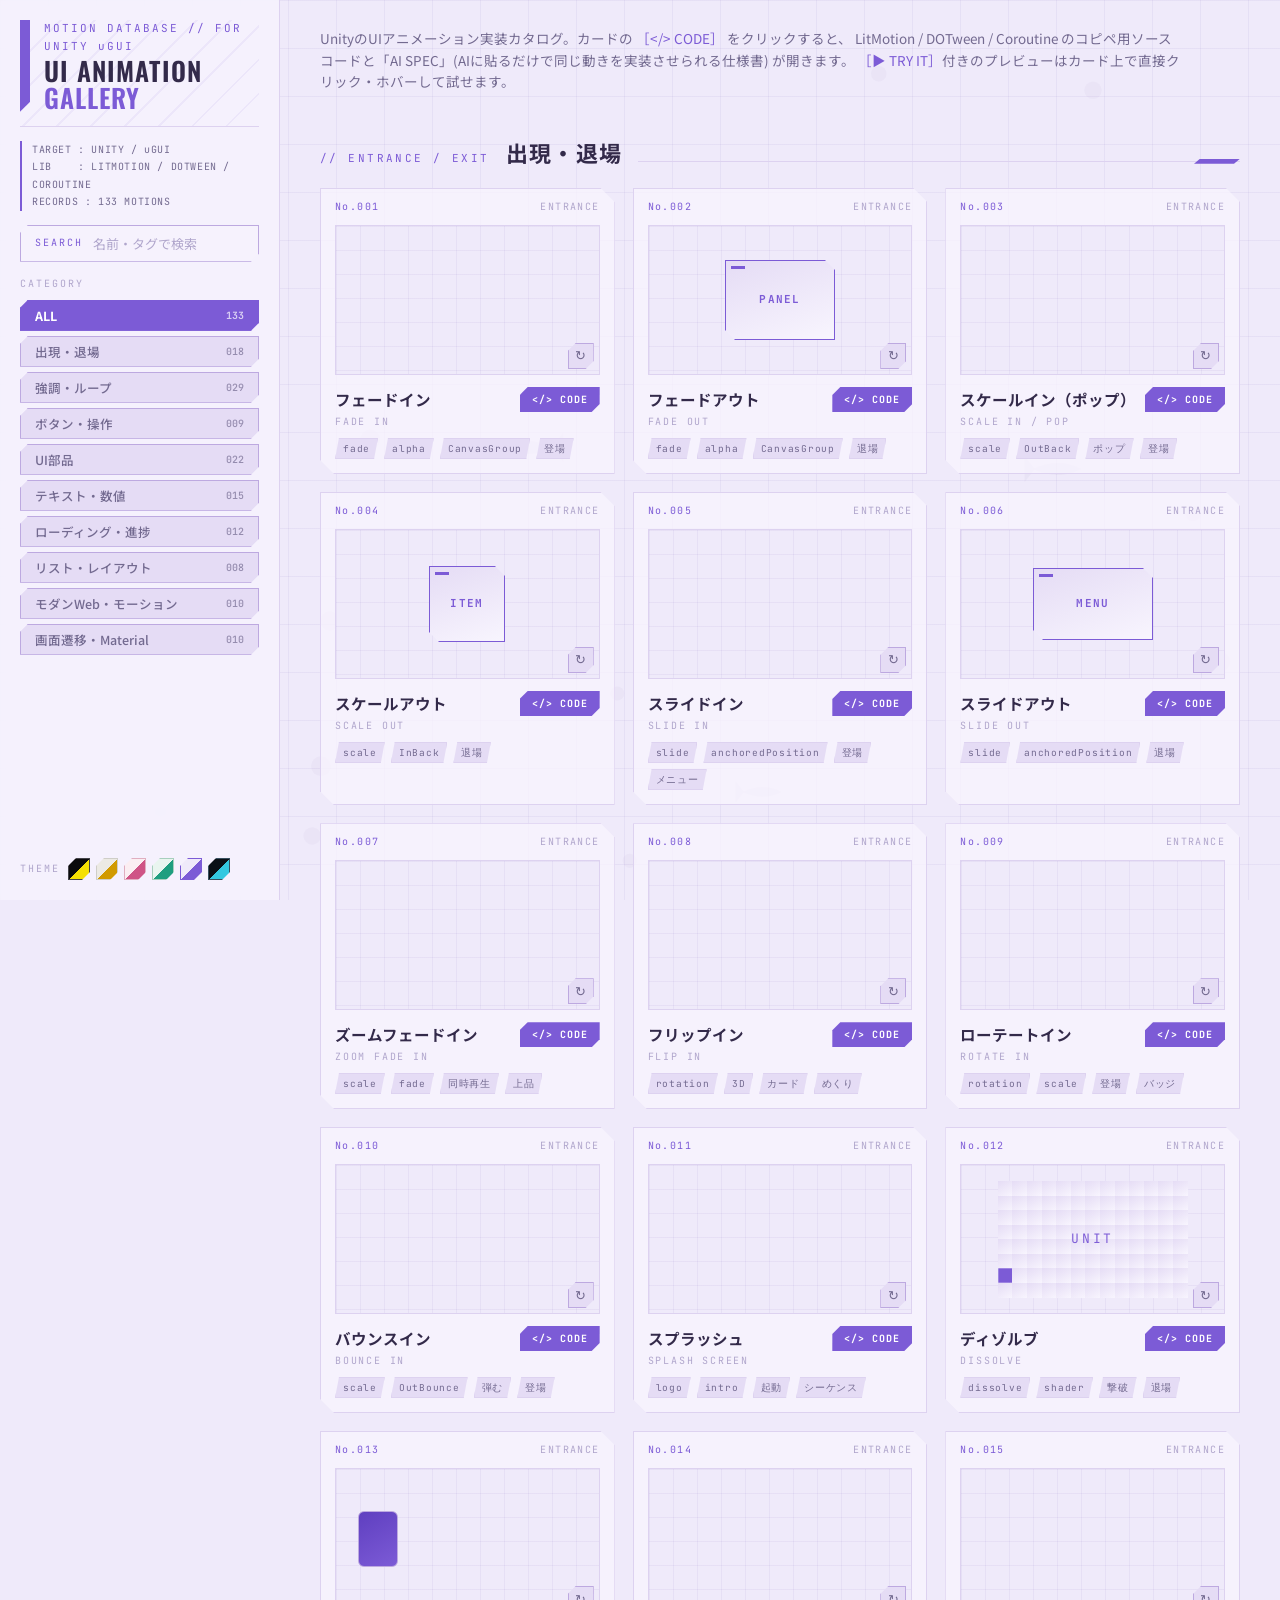
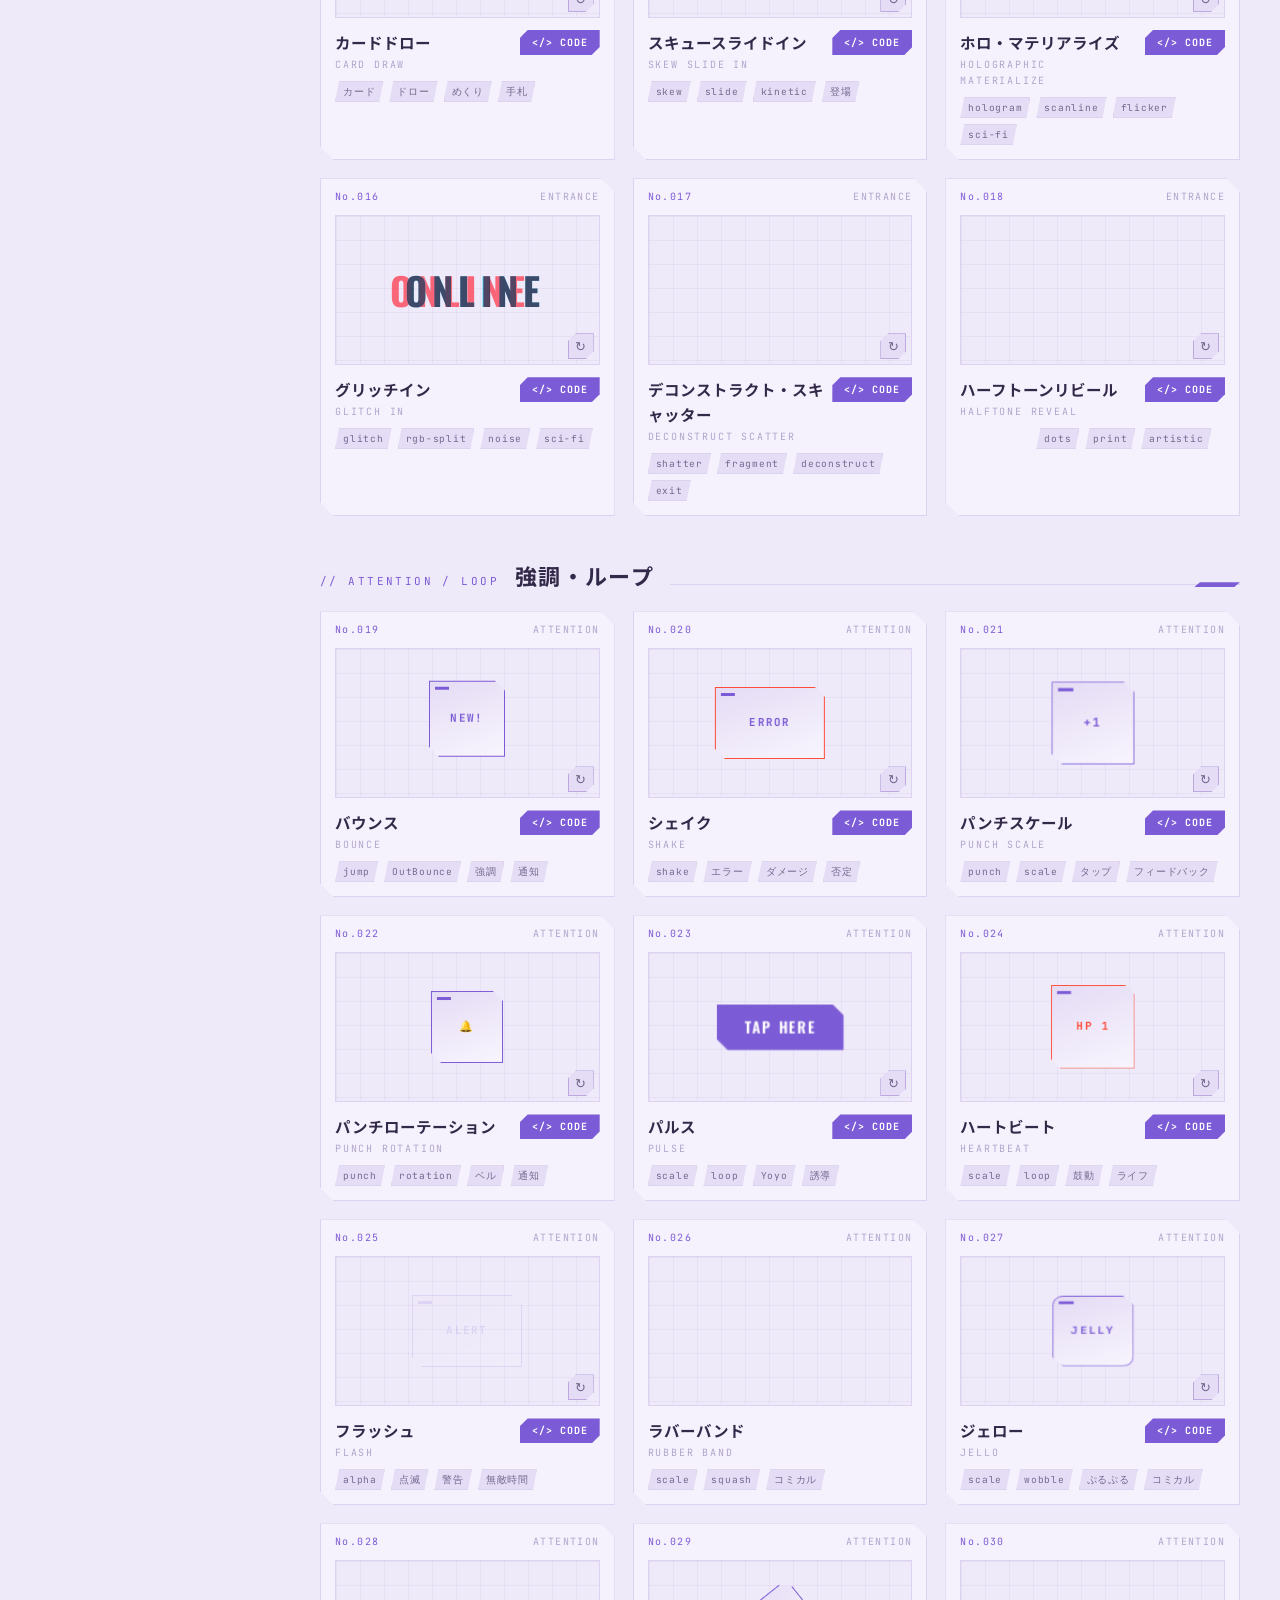
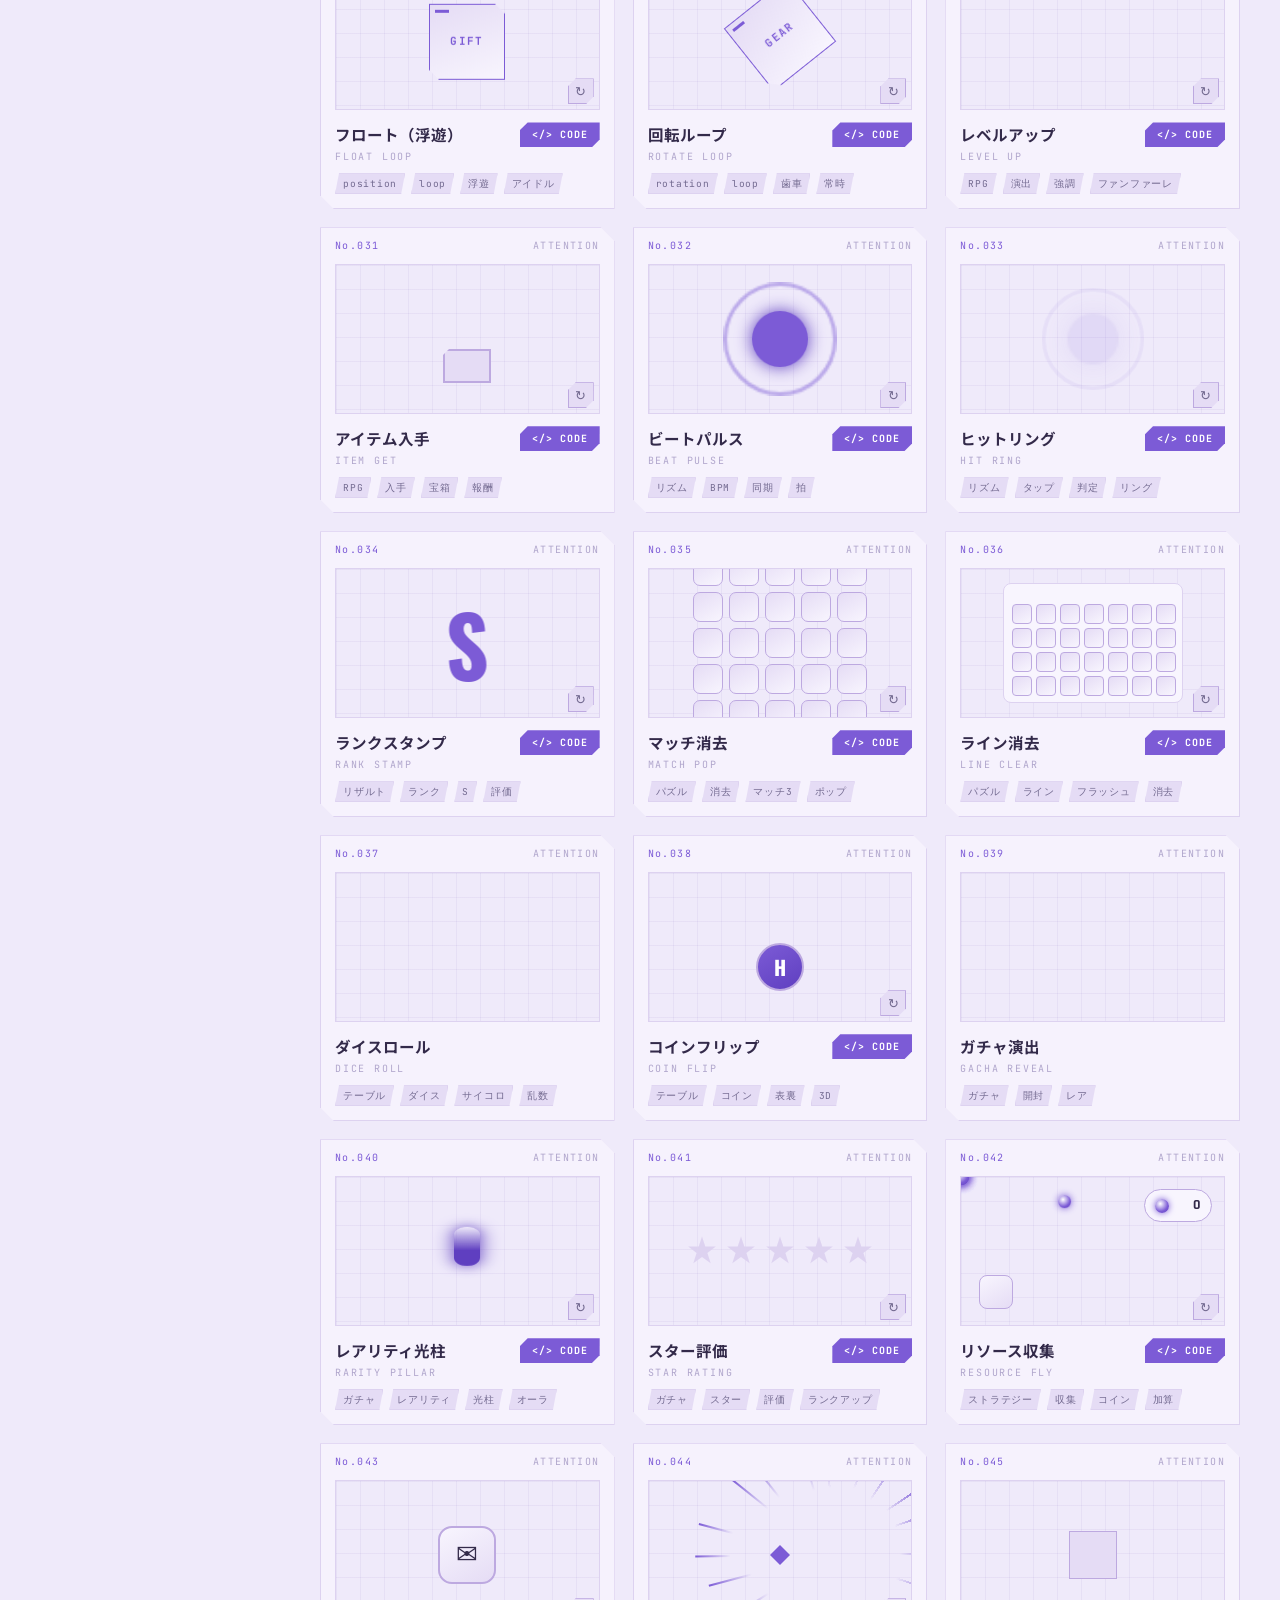
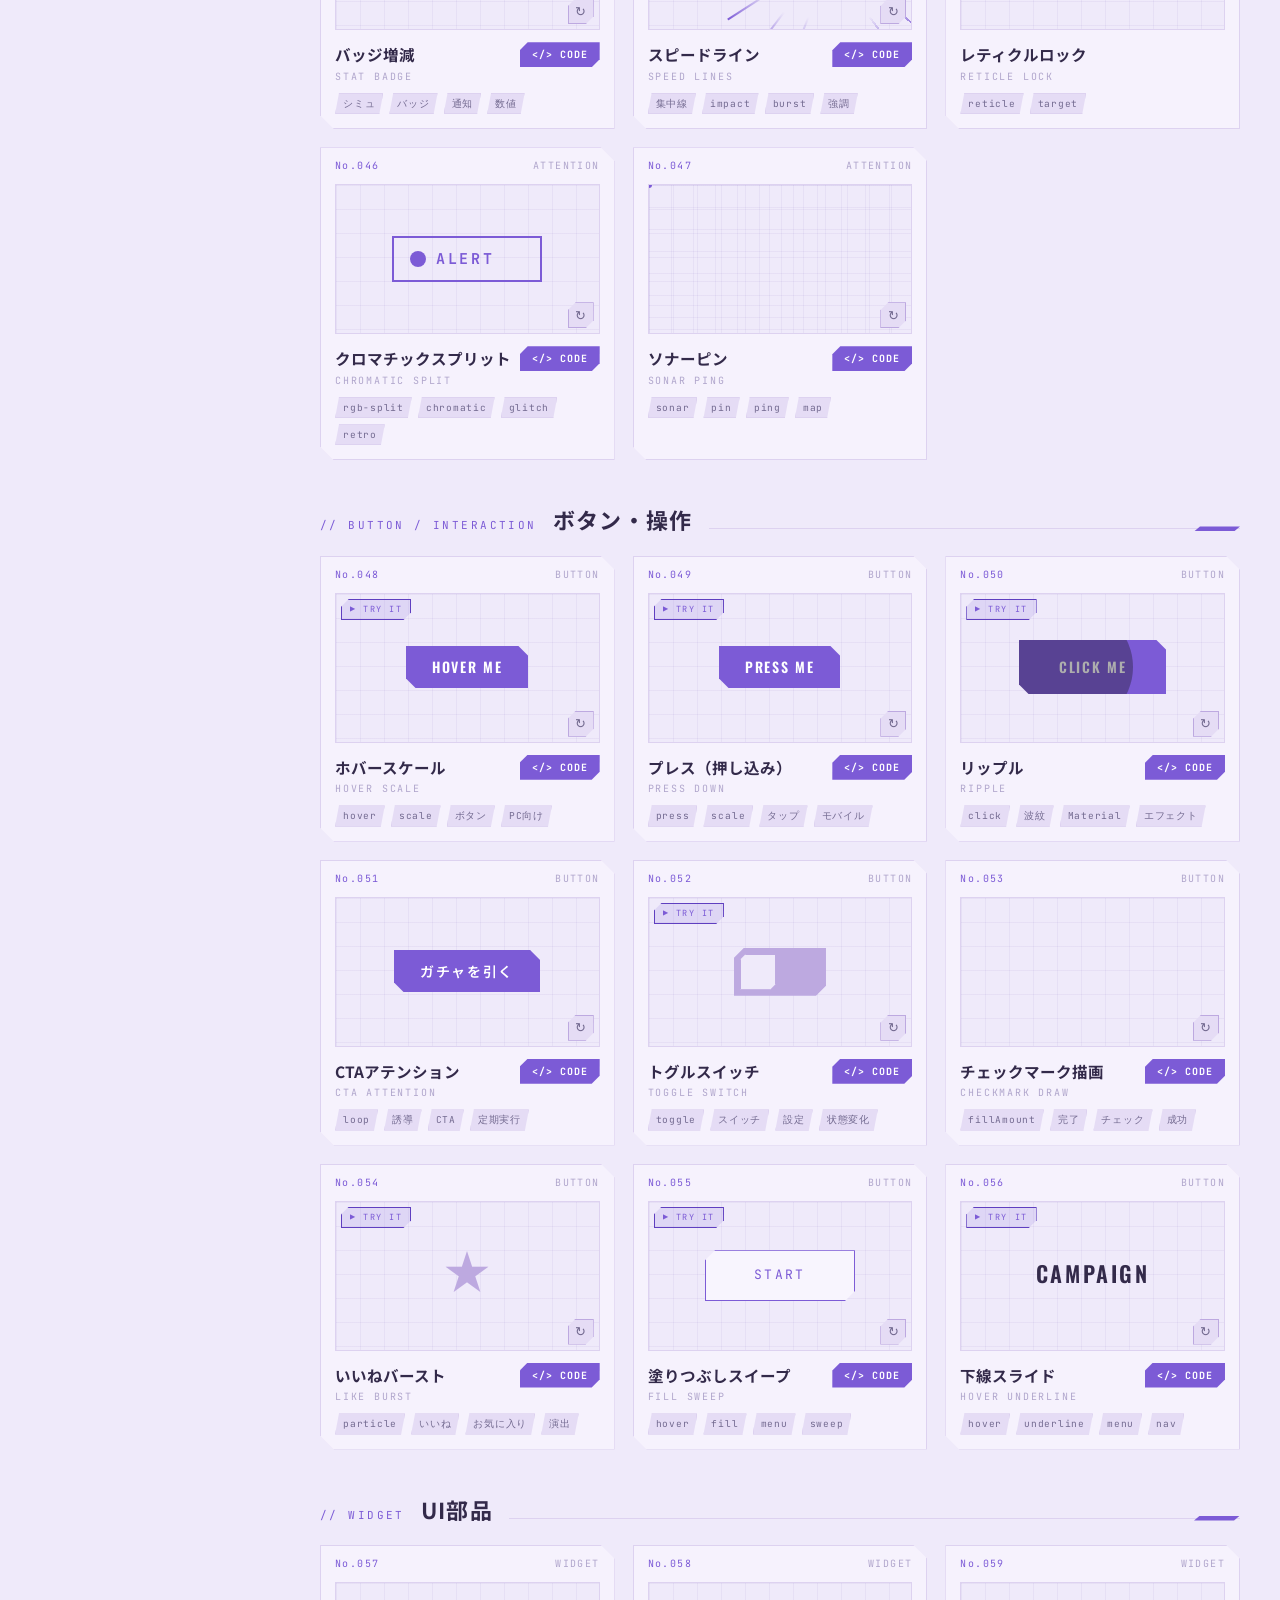
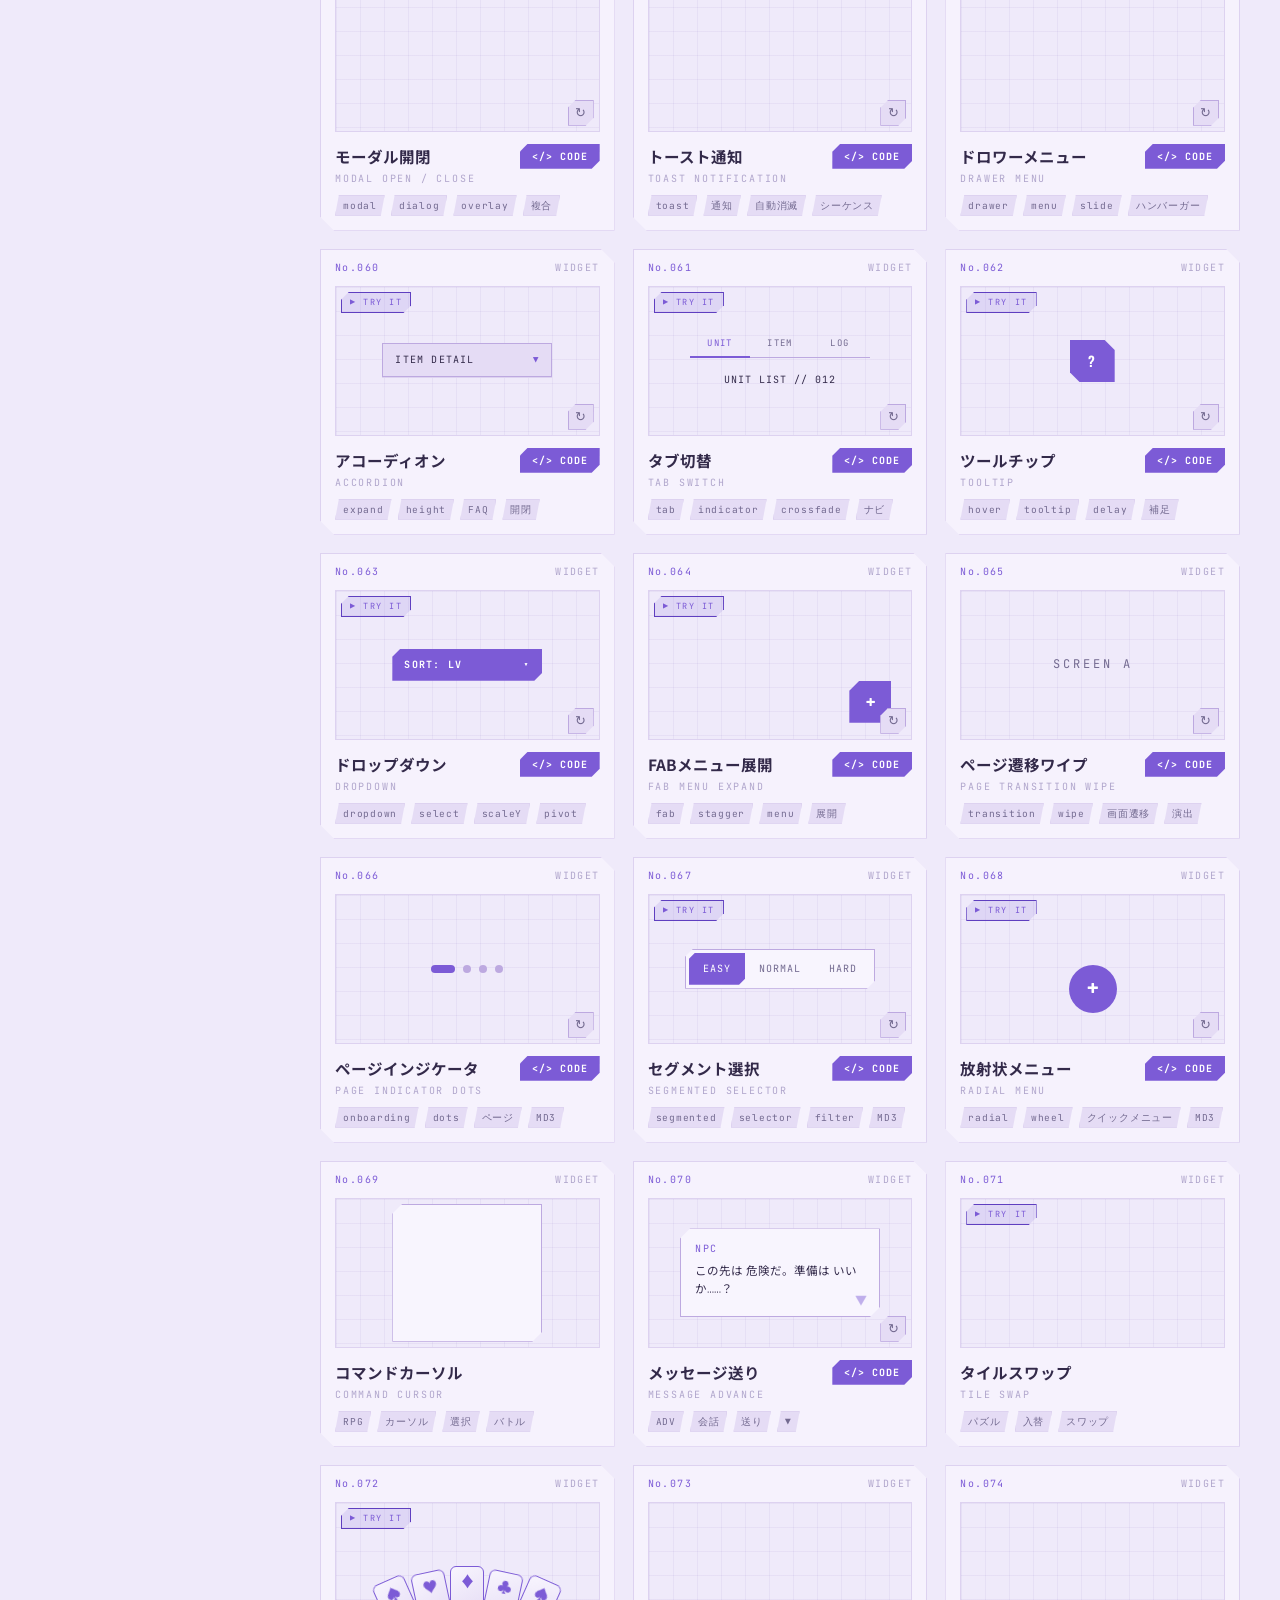
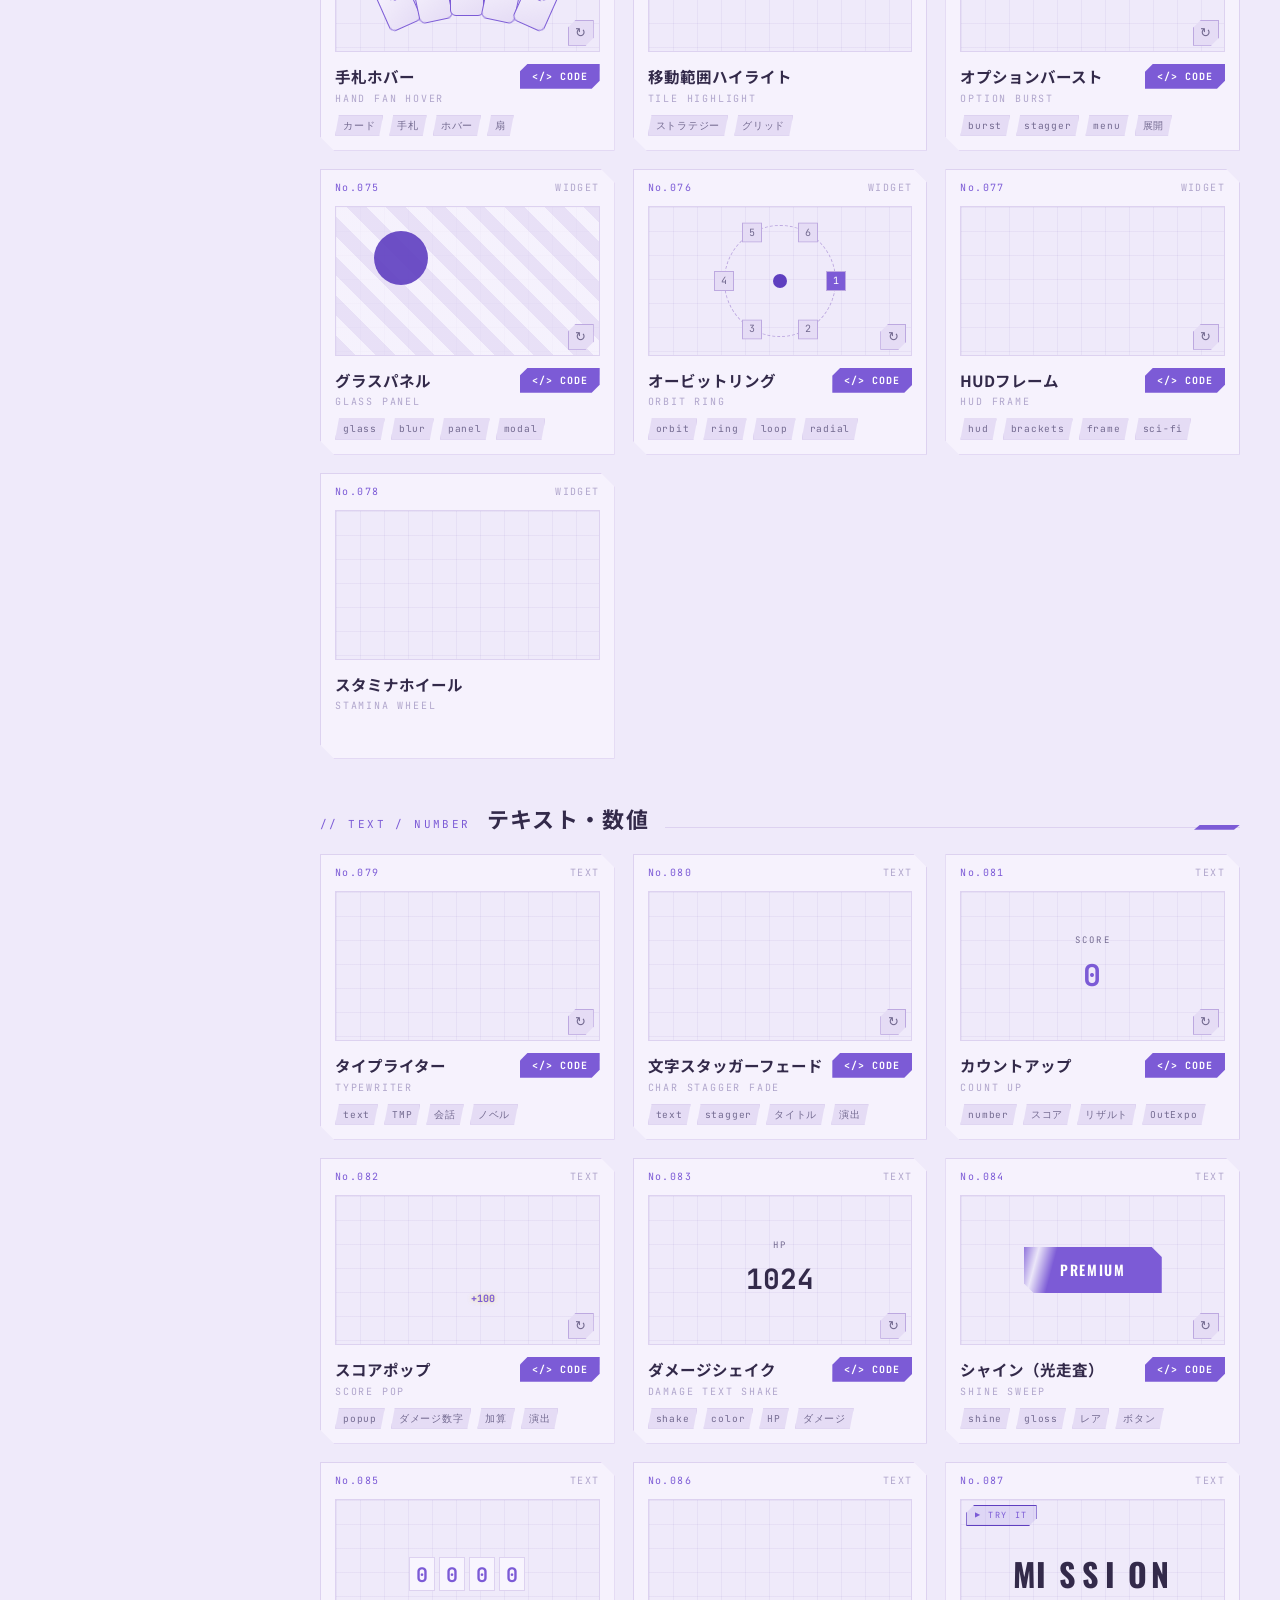
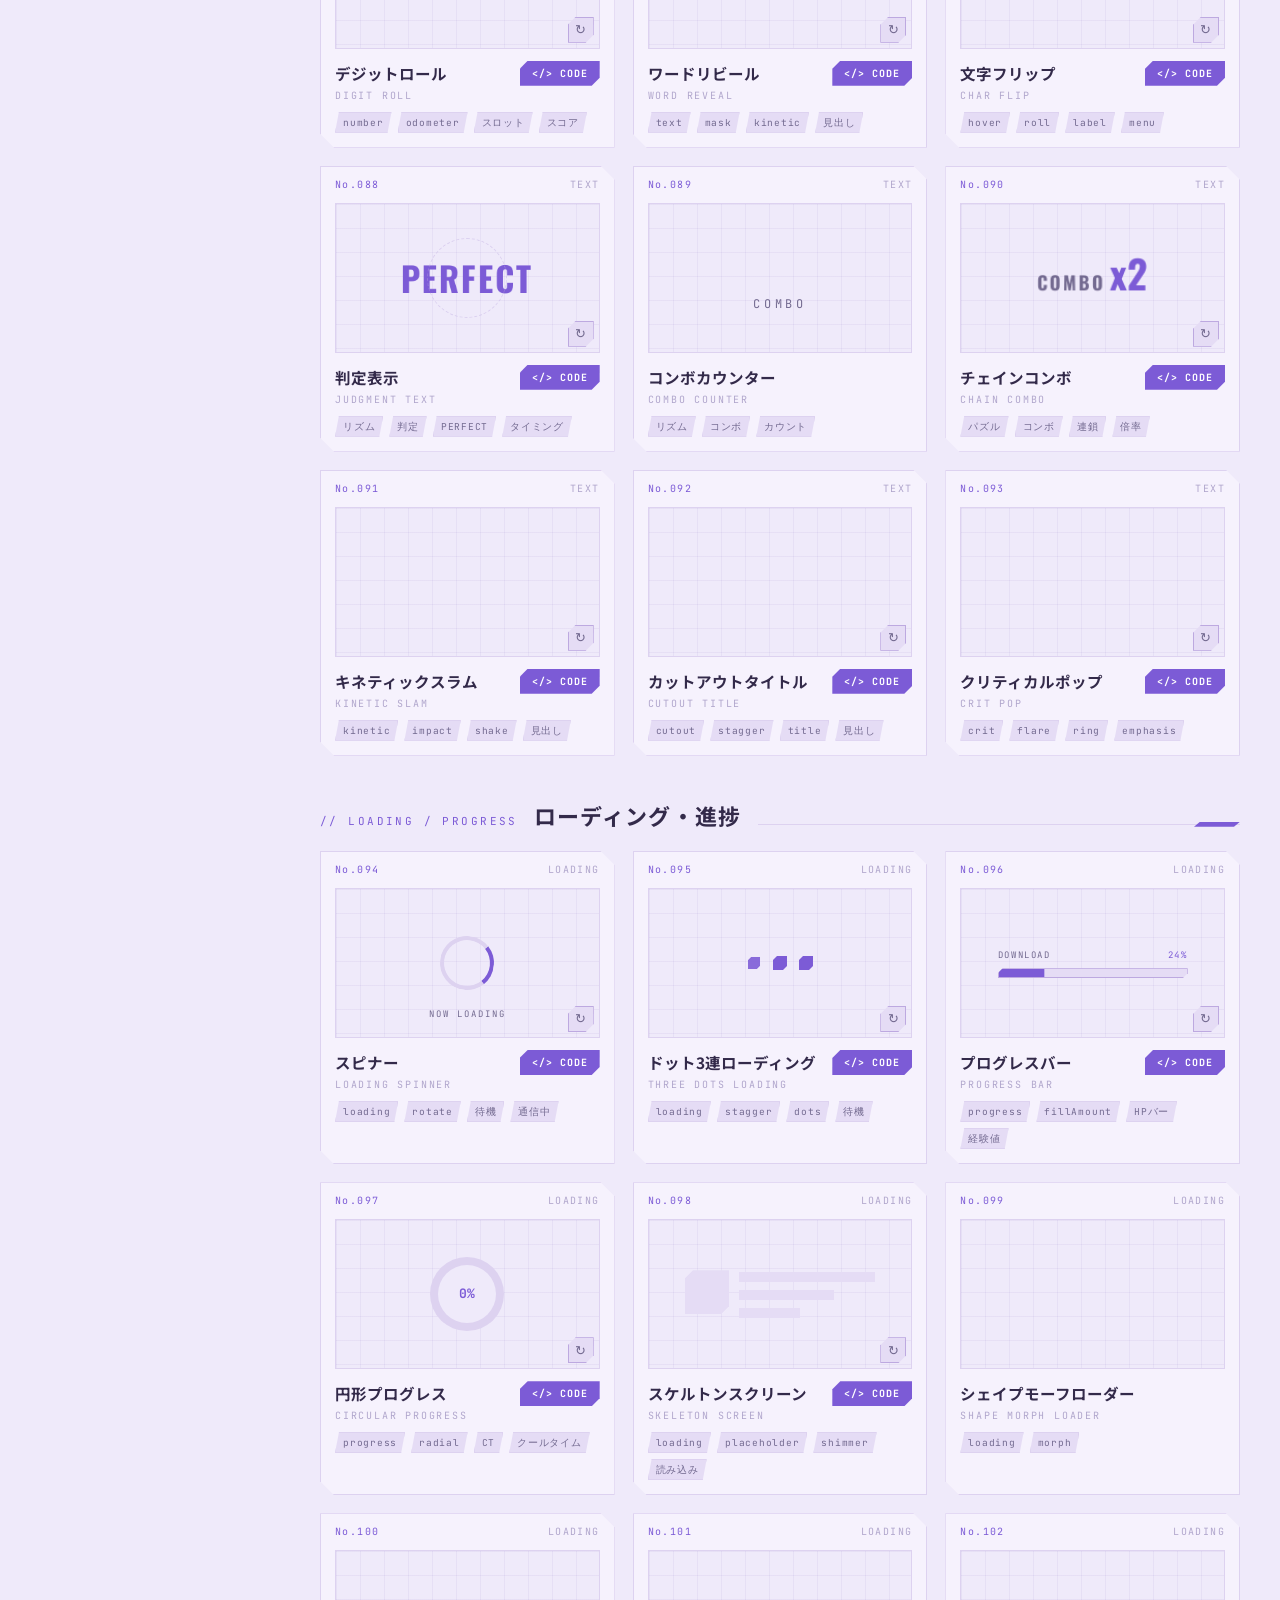
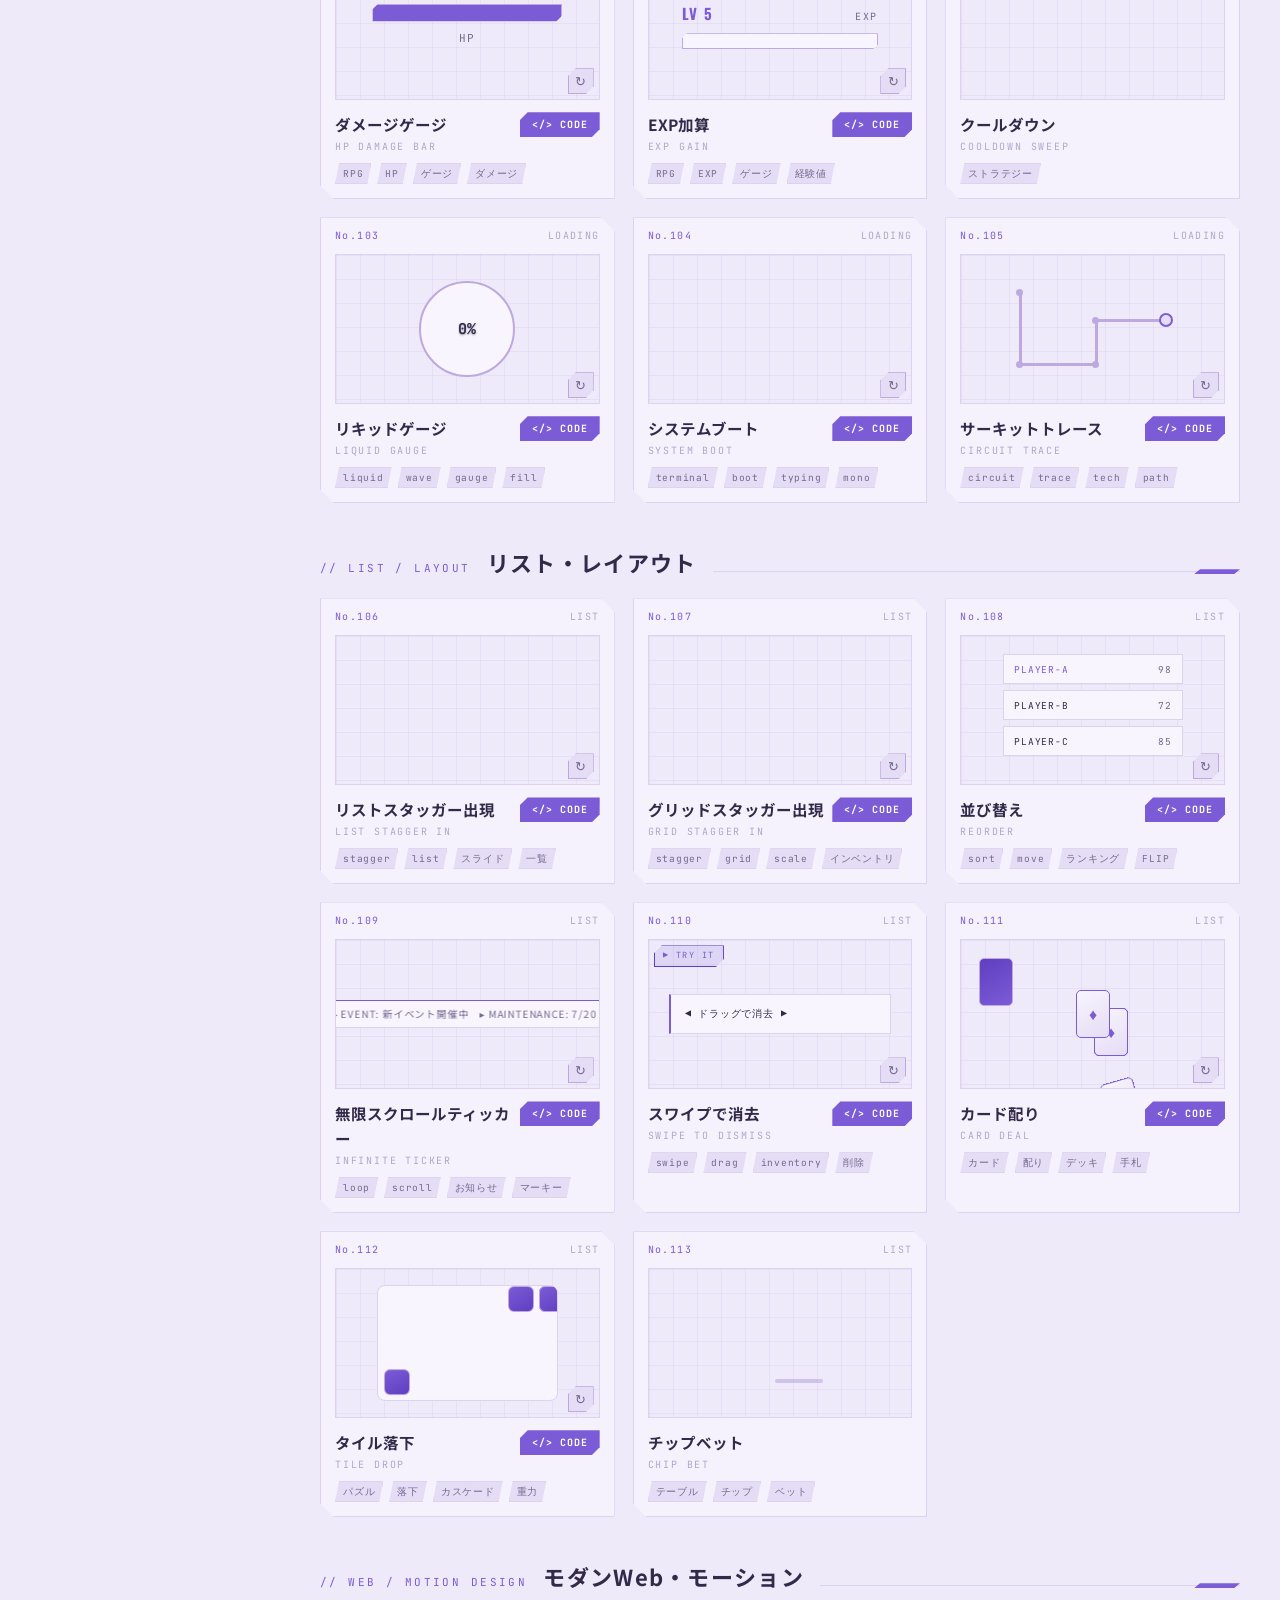
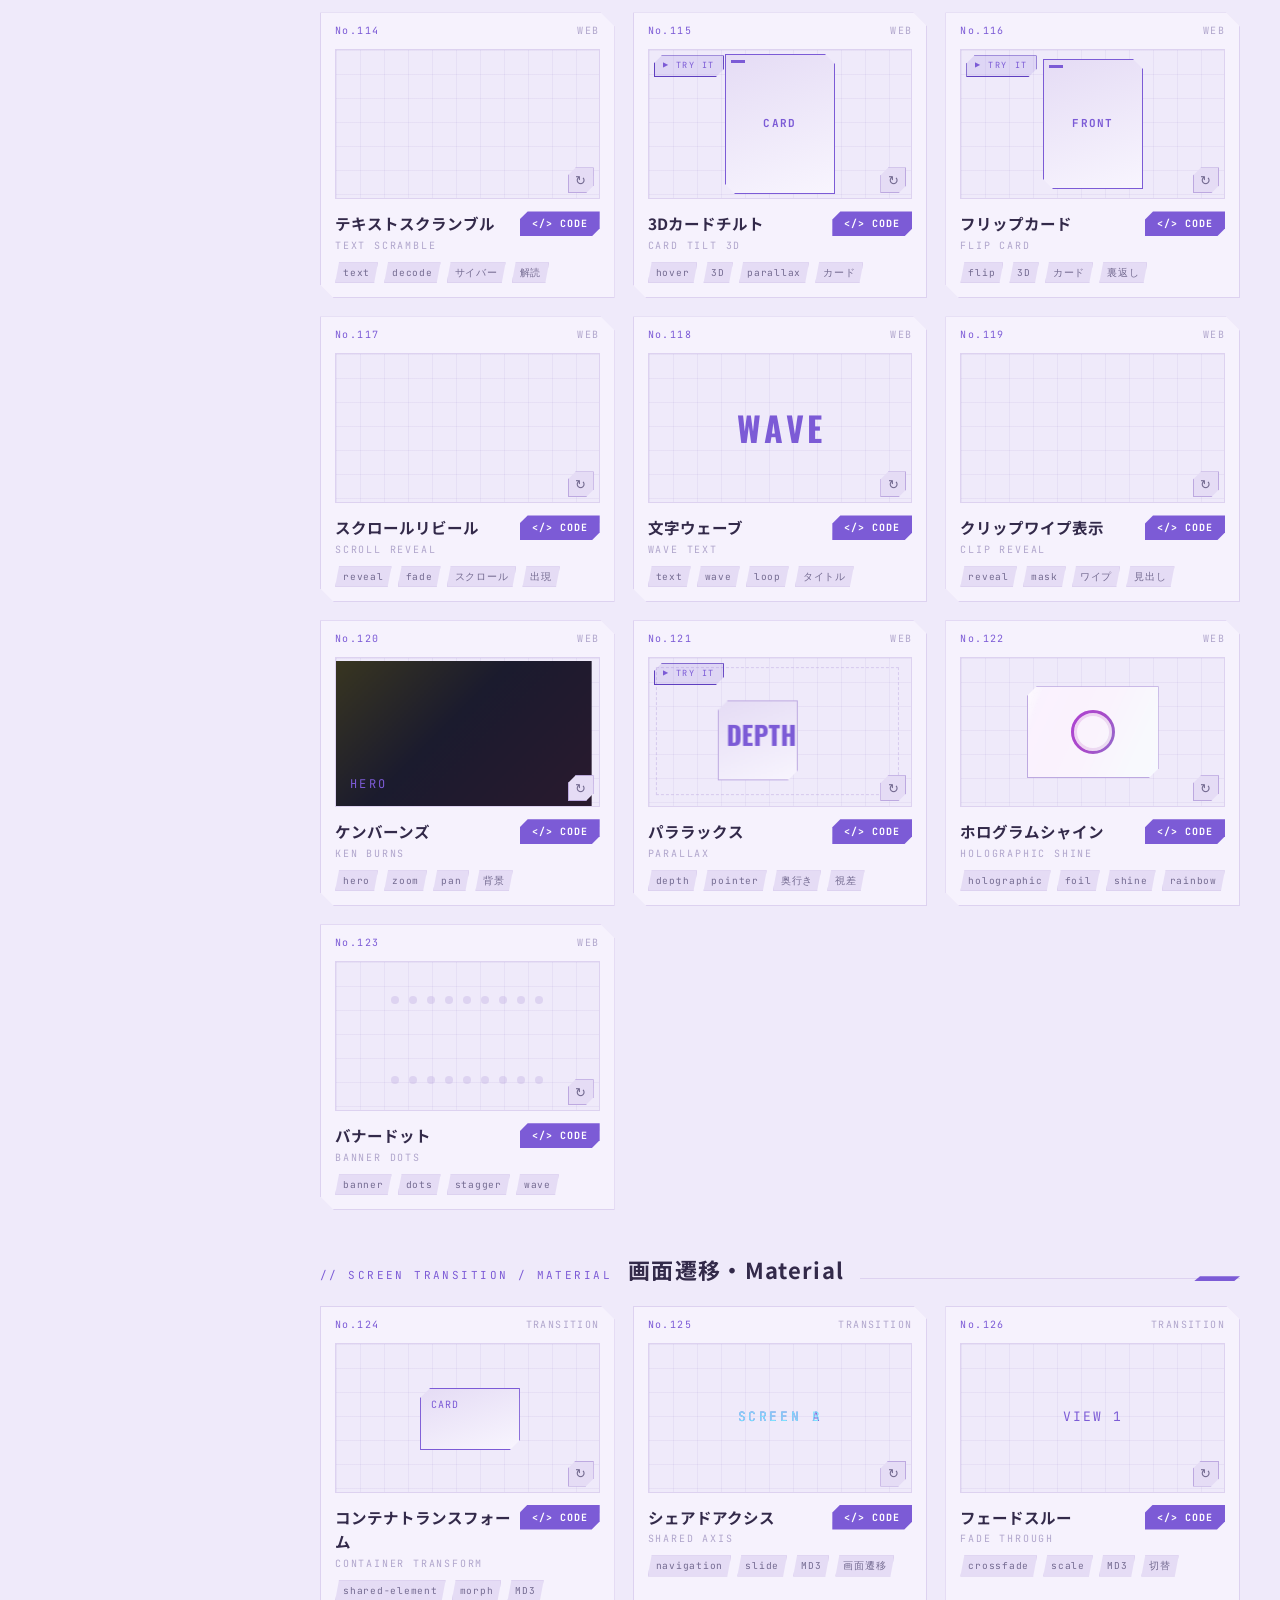
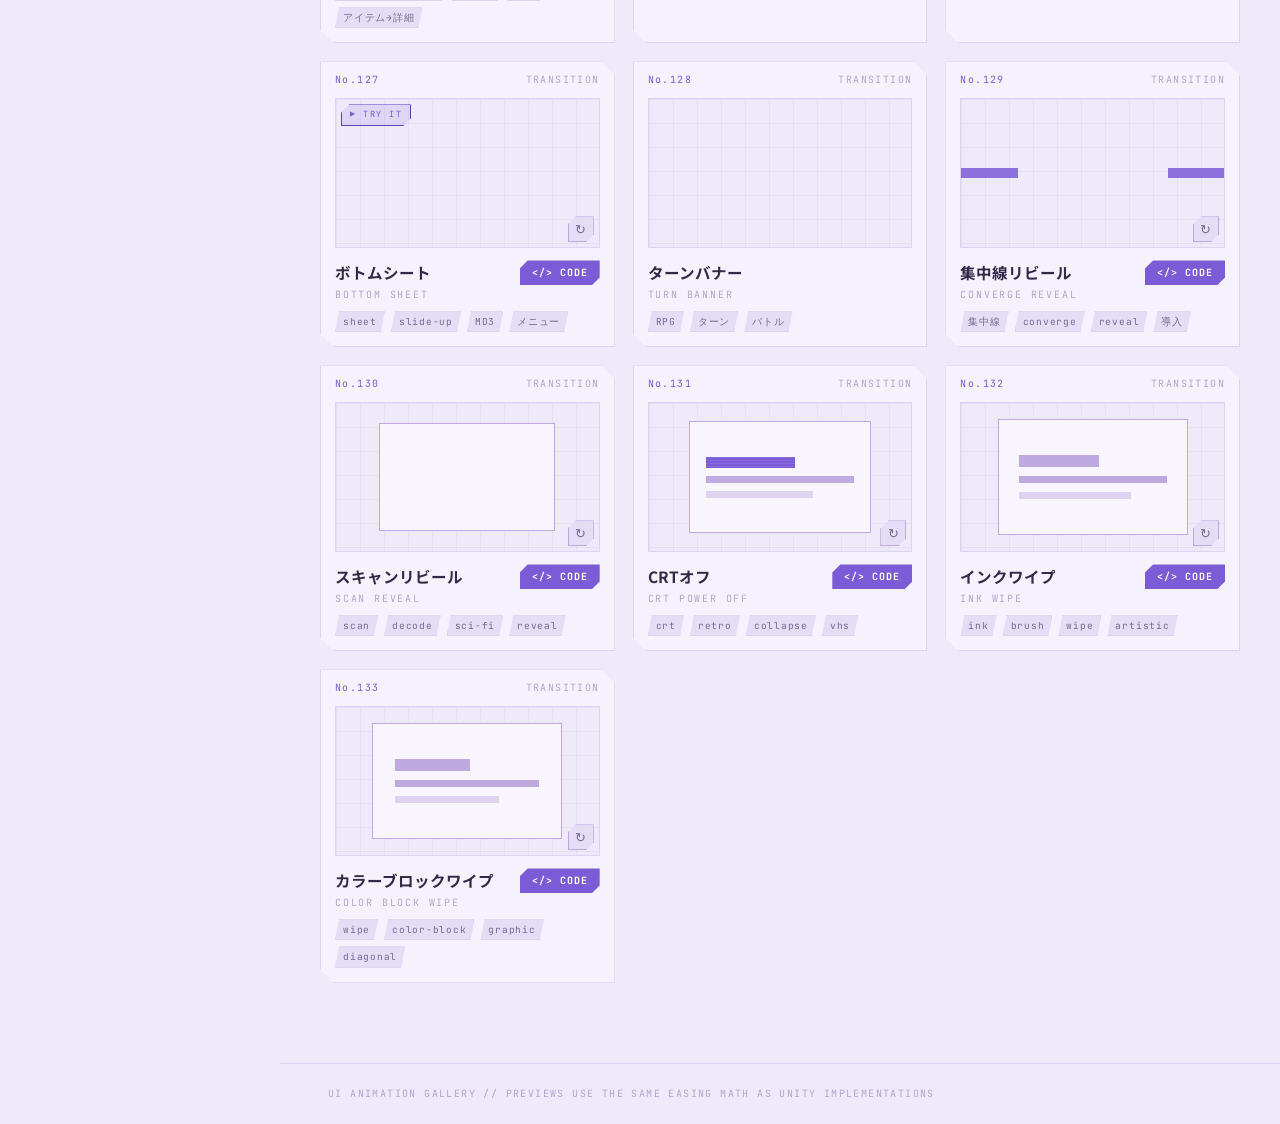
<file: index.html>
<!DOCTYPE html>
<html lang="ja">
<head>
<meta charset="UTF-8">
<meta name="viewport" content="width=device-width, initial-scale=1.0">
<title>UI ANIMATION GALLERY — Unity移植用モーションカタログ</title>
<meta name="description" content="UnityのUIアニメーション実装カタログ。ライブプレビュー・LitMotion / DOTween / Coroutine / UI Toolkit のコピペ用コード・AI SPEC をモーションごとに収録。">

<!-- OGP / X カード (画像は tools/ogp.html から生成) -->
<meta property="og:type" content="website">
<meta property="og:site_name" content="UI ANIMATION GALLERY">
<meta property="og:url" content="https://citrusmikan.github.io/UIAnimationGallery/index.html">
<meta property="og:title" content="UI ANIMATION GALLERY — Unity移植用モーションカタログ">
<meta property="og:description" content="UnityのUIアニメーション実装カタログ。ライブプレビュー・LitMotion / DOTween / Coroutine / UI Toolkit のコピペ用コード・AI SPEC をモーションごとに収録。">
<meta property="og:image" content="https://citrusmikan.github.io/UIAnimationGallery/assets/og.png">
<meta property="og:image:width" content="1200">
<meta property="og:image:height" content="630">
<meta property="og:locale" content="ja_JP">
<meta name="twitter:card" content="summary_large_image">
<meta name="twitter:title" content="UI ANIMATION GALLERY — Unity移植用モーションカタログ">
<meta name="twitter:description" content="UnityのUIアニメーション実装カタログ。ライブプレビュー・コピペ用コード・AI SPEC をモーションごとに収録。">
<meta name="twitter:image" content="https://citrusmikan.github.io/UIAnimationGallery/assets/og.png">
<meta name="twitter:image:alt" content="UI ANIMATION GALLERY — 133 MOTIONS / LITMOTION / DOTWEEN / COROUTINE / UI TOOLKIT">
<script>
  /* 描画前にテーマを適用してちらつきを防ぐ (?theme= が最優先、次にlocalStorage) */
  (function () {
    var t = 'lavender';
    try {
      var q = new URLSearchParams(location.search).get('theme');
      t = q || localStorage.getItem('uianim-theme') || 'lavender';
    } catch (e) { /* noop */ }
    document.documentElement.setAttribute('data-theme', t);
  })();
</script>
<link rel="preconnect" href="https://fonts.googleapis.com">
<link rel="preconnect" href="https://fonts.gstatic.com" crossorigin>
<link href="https://fonts.googleapis.com/css2?family=Oswald:wght@400;500;600;700&family=Rajdhani:wght@400;500;600;700&family=JetBrains+Mono:wght@400;500;700&family=Noto+Sans+JP:wght@400;500;700&display=swap" rel="stylesheet">
<link rel="stylesheet" href="css/style.css">
</head>
<body>

<!-- 背景装飾 -->
<div class="bg-grid" aria-hidden="true"></div>
<div class="bg-cross bg-cross-1" aria-hidden="true">+</div>
<div class="bg-cross bg-cross-2" aria-hidden="true">+</div>
<div class="bg-cross bg-cross-3" aria-hidden="true">+</div>

<aside class="sidebar">
  <div class="sidebar-brand">
    <div class="brand-mark"></div>
    <div class="brand-text">
      <div class="brand-label">MOTION DATABASE // FOR UNITY uGUI</div>
      <h1 class="brand-title">UI ANIMATION <span class="accent">GALLERY</span></h1>
    </div>
  </div>

  <div class="sidebar-meta mono">
    <div>TARGET&nbsp;: UNITY / uGUI</div>
    <div>LIB&nbsp;&nbsp;&nbsp;&nbsp;: LITMOTION / DOTWEEN / COROUTINE</div>
    <div>RECORDS : <span id="total-count">--</span> MOTIONS</div>
  </div>

  <div class="search-wrap">
    <span class="search-label mono">SEARCH</span>
    <input type="text" id="search-input" class="search-input" placeholder="名前・タグで検索">
  </div>

  <div class="sidebar-section">
    <span class="sidebar-label mono">CATEGORY</span>
    <div class="filter-chips" id="filter-chips"></div>
  </div>

  <div class="theme-switcher">
    <span class="theme-label mono">THEME</span>
    <div class="theme-swatches" id="theme-swatches"></div>
  </div>
</aside>

<main>
  <div class="intro">
    UnityのUIアニメーション実装カタログ。カードの <span class="accent">［&lt;/&gt; CODE］</span> をクリックすると、
    LitMotion / DOTween / Coroutine のコピペ用ソースコードと「AI SPEC」(AIに貼るだけで同じ動きを実装させられる仕様書) が開きます。
    <span class="accent">［▶ TRY IT］</span>付きのプレビューはカード上で直接クリック・ホバーして試せます。
  </div>
  <div id="category-sections"></div>
  <div id="empty-state" class="empty-state mono" hidden>NO RESULT // 該当するモーションがありません</div>
</main>

<footer class="site-footer mono">
  UI ANIMATION GALLERY // PREVIEWS USE THE SAME EASING MATH AS UNITY IMPLEMENTATIONS
</footer>

<!-- 詳細モーダル -->
<div class="modal-overlay" id="modal-overlay" hidden>
  <div class="modal" id="modal" role="dialog" aria-modal="true">
    <div class="modal-topline"></div>
    <button class="modal-close mono" id="modal-close">CLOSE [ESC]</button>
    <div class="modal-body">
      <div class="modal-left">
        <div class="modal-no mono" id="modal-no">No.000</div>
        <h2 class="modal-title" id="modal-title"></h2>
        <div class="modal-title-en mono" id="modal-title-en"></div>
        <div class="modal-preview-frame">
          <div class="corner tl"></div><div class="corner tr"></div>
          <div class="corner bl"></div><div class="corner br"></div>
          <div class="modal-stage preview-stage" id="modal-stage"></div>
        </div>
        <div class="modal-preview-actions">
          <button class="btn-replay" id="modal-replay"><span class="btn-icon">▶</span> REPLAY</button>
        </div>
        <div class="modal-desc" id="modal-desc"></div>
        <div class="modal-tags" id="modal-tags"></div>
        <table class="spec-table" id="spec-table"></table>
      </div>
      <div class="modal-right">
        <div class="code-tabs mono" id="code-tabs">
          <button class="code-tab active" data-tab="litmotion">LITMOTION</button>
          <button class="code-tab" data-tab="dotween">DOTWEEN</button>
          <button class="code-tab" data-tab="coroutine">COROUTINE</button>
          <button class="code-tab tab-uitk" data-tab="uitoolkit">UI TOOLKIT</button>
          <button class="code-tab tab-ai" data-tab="aispec">AI SPEC</button>
        </div>
        <div class="code-panel">
          <div class="code-panel-head mono">
            <span id="code-filename">Sample.cs</span>
            <button class="btn-copy mono" id="btn-copy">COPY</button>
          </div>
          <pre class="code-view"><code id="code-view"></code></pre>
        </div>
        <div class="ai-hint mono" id="ai-hint">
          ※ AI SPEC タブの内容をそのままAI(Claude / ChatGPT等)に貼ると、この仕様どおりの実装を生成させられます。
        </div>
      </div>
    </div>
  </div>
</div>

<script src="js/easing.js"></script>
<script src="js/app.js"></script>
<script src="js/aquarium.js"></script>
<script src="js/data/01-entrance.js"></script>
<script src="js/data/02-attention.js"></script>
<script src="js/data/03-button.js"></script>
<script src="js/data/04-widget.js"></script>
<script src="js/data/05-text.js"></script>
<script src="js/data/06-loading.js"></script>
<script src="js/data/07-list.js"></script>
<script src="js/data/08-web.js"></script>
<script src="js/data/10-transition.js"></script>
<script src="js/data/11-extra.js"></script>
<script src="js/data/12-gameui.js"></script>
<script src="js/data/13-rpg.js"></script>
<script src="js/data/14-rhythm.js"></script>
<script src="js/data/15-puzzle-card.js"></script>
<script src="js/data/16-strategy-gacha.js"></script>
<script src="js/data/17-kinetic.js"></script>
<script src="js/data/18-modern.js"></script>
<script src="js/data/19-hud.js"></script>
<script src="js/data/20-artsy.js"></script>
<script src="js/data/09-uitoolkit.js"></script>
<script>UIANIM.init();</script>
</body>
</html>
</file>
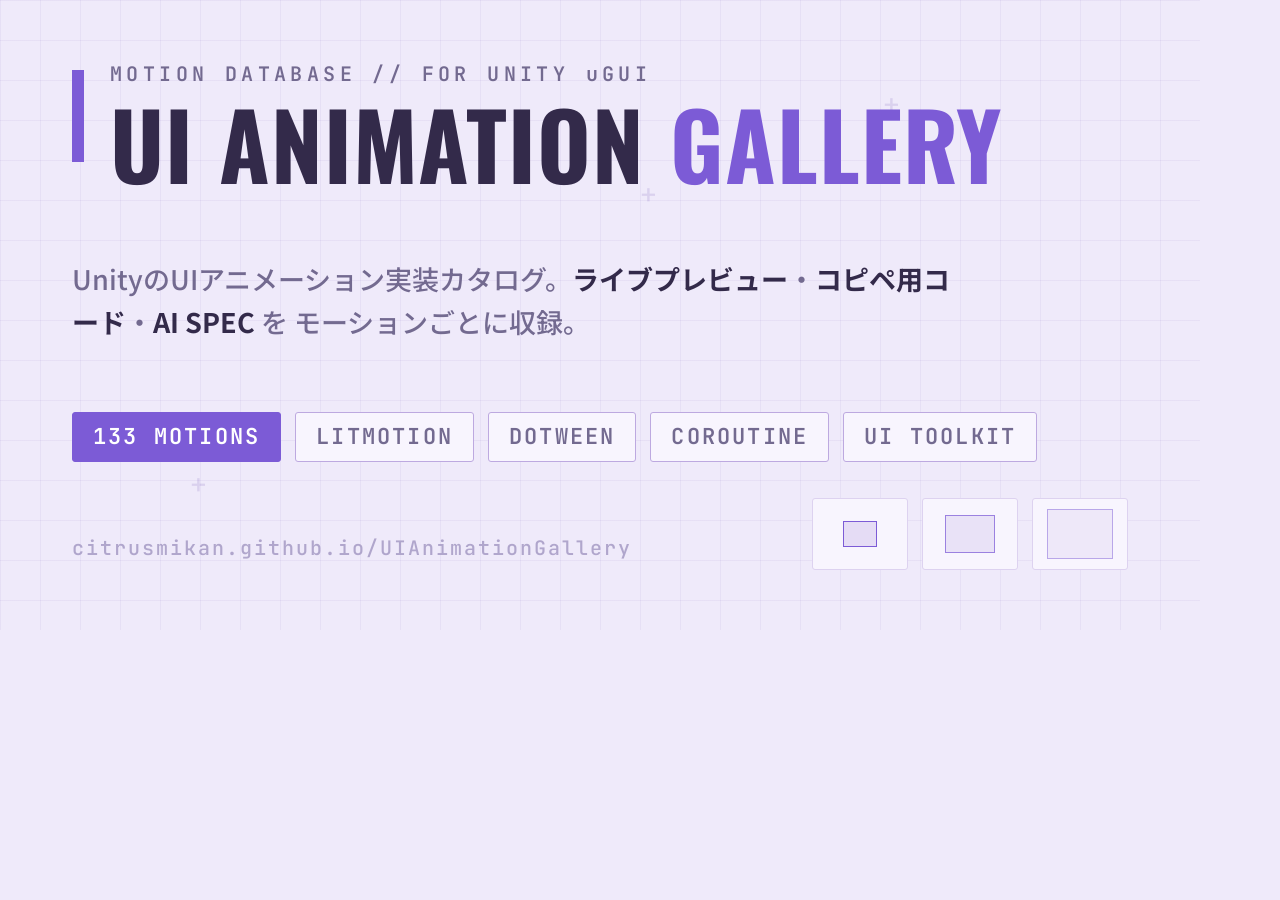
<file: tools/ogp.html>
<!DOCTYPE html>
<html lang="ja">
<head>
<meta charset="UTF-8">
<title>OGP source — 1200x630</title>
<!-- assets/og.png の生成元。tools/README の手順で Chrome ヘッドレスから撮る -->
<link rel="preconnect" href="https://fonts.googleapis.com">
<link rel="preconnect" href="https://fonts.gstatic.com" crossorigin>
<link href="https://fonts.googleapis.com/css2?family=Oswald:wght@500;600;700&family=Rajdhani:wght@500;600;700&family=JetBrains+Mono:wght@400;500;700&family=Noto+Sans+JP:wght@400;500;700&display=swap" rel="stylesheet">
<style>
  /* lavender テーマ (css/style.css) と同値 */
  :root {
    --bg: #efeafa; --panel: #f8f5fe; --panel2: #e5dcf5;
    --line: #ddd2f0; --line-strong: #bda9e0;
    --accent: #7c5bd6; --accent-dim: #5f3fc0; --on-accent: #fff;
    --text: #332a4a; --text-dim: #736a90; --text-faint: #b0a6cc;
    --grid: rgba(90,60,170,0.06); --cross: rgba(90,60,170,0.14);
  }
  * { margin: 0; padding: 0; box-sizing: border-box; }
  body { width: 1200px; height: 630px; overflow: hidden; background: var(--bg); }

  .card {
    position: relative; width: 1200px; height: 630px;
    padding: 64px 72px; display: flex; flex-direction: column; justify-content: space-between;
    font-family: 'Noto Sans JP', sans-serif; color: var(--text);
  }
  .card::before {
    content: ''; position: absolute; inset: 0;
    background-image: linear-gradient(var(--grid) 1px, transparent 1px),
                      linear-gradient(90deg, var(--grid) 1px, transparent 1px);
    background-size: 40px 40px;
  }
  .card > * { position: relative; }

  .cross { position: absolute; color: var(--cross); font: 400 28px/1 'JetBrains Mono', monospace; }
  .cross-1 { top: 180px; left: 640px; }
  .cross-2 { top: 470px; left: 190px; }
  .cross-3 { top: 90px; right: 300px; }

  .top { display: flex; align-items: flex-start; gap: 26px; }
  .mark { width: 12px; height: 92px; background: var(--accent); flex: none; margin-top: 6px; }
  .label {
    font: 600 20px/1 'JetBrains Mono', monospace; letter-spacing: .22em;
    color: var(--text-dim); margin-bottom: 14px;
  }
  .title {
    font: 700 92px/0.98 'Oswald', sans-serif; letter-spacing: .01em; white-space: nowrap;
  }
  .title .accent { color: var(--accent); }

  .desc { font: 500 27px/1.6 'Noto Sans JP', sans-serif; color: var(--text-dim); max-width: 900px; }
  .desc b { color: var(--text); font-weight: 700; }

  .chips { display: flex; align-items: center; gap: 14px; flex-wrap: wrap; }
  .chip {
    font: 600 22px/1 'JetBrains Mono', monospace; letter-spacing: .1em;
    padding: 13px 20px; border: 1px solid var(--line-strong); background: var(--panel);
    color: var(--text-dim); border-radius: 3px;
  }
  .chip.solid { background: var(--accent); border-color: var(--accent); color: var(--on-accent); }

  .bottom { display: flex; align-items: flex-end; justify-content: space-between; gap: 40px; }
  .meta {
    font: 500 20px/1.75 'JetBrains Mono', monospace; letter-spacing: .1em;
    color: var(--text-faint); text-align: right; white-space: nowrap;
  }

  /* 右下のミニカード群 — 実カードのシルエットを模したモチーフ */
  .deck { position: absolute; bottom: 60px; right: 72px; display: flex; gap: 14px; }
  .mini {
    width: 96px; height: 72px; background: var(--panel); border: 1px solid var(--line);
    border-radius: 3px; position: relative; overflow: hidden;
  }
  .mini::after {
    content: ''; position: absolute; border: 1.5px solid var(--accent); background: var(--panel2);
  }
  .mini-1::after { inset: 22px 30px; }
  .mini-2::after { inset: 16px 22px; opacity: .75; }
  .mini-3::after { inset: 10px 14px; opacity: .5; }
</style>
</head>
<body>
<div class="card">
  <span class="cross cross-1">+</span>
  <span class="cross cross-2">+</span>
  <span class="cross cross-3">+</span>

  <div class="deck">
    <div class="mini mini-1"></div>
    <div class="mini mini-2"></div>
    <div class="mini mini-3"></div>
  </div>

  <div class="top">
    <div class="mark"></div>
    <div>
      <div class="label">MOTION DATABASE // FOR UNITY uGUI</div>
      <h1 class="title">UI ANIMATION <span class="accent">GALLERY</span></h1>
    </div>
  </div>

  <div class="desc">
    UnityのUIアニメーション実装カタログ。<b>ライブプレビュー</b>・<b>コピペ用コード</b>・<b>AI SPEC</b> を
    モーションごとに収録。
  </div>

  <div class="chips">
    <span class="chip solid">133 MOTIONS</span>
    <span class="chip">LITMOTION</span>
    <span class="chip">DOTWEEN</span>
    <span class="chip">COROUTINE</span>
    <span class="chip">UI TOOLKIT</span>
  </div>

  <div class="bottom">
    <div class="meta">citrusmikan.github.io/UIAnimationGallery</div>
  </div>
</div>
</body>
</html>
</file>
<file: css/style.css>
/* ============================================================
 * UI ANIMATION GALLERY — SF/HUD風ダークテーマ
 * ============================================================ */

:root {
  /* フォント・形状 (テーマ非依存) */
  --font-head: 'Oswald', 'Rajdhani', 'Noto Sans JP', sans-serif;
  --font-body: 'Rajdhani', 'Noto Sans JP', sans-serif;
  --font-jp: 'Noto Sans JP', sans-serif;
  --font-mono: 'JetBrains Mono', 'Consolas', monospace;
  --clip-card: polygon(0 0, calc(100% - 14px) 0, 100% 14px, 100% 100%, 14px 100%, 0 calc(100% - 14px));
  --clip-btn: polygon(0 0, calc(100% - 10px) 0, 100% 10px, 100% 100%, 10px 100%, 0 calc(100% - 10px));
  --clip-chip: polygon(8px 0, 100% 0, 100% calc(100% - 8px), calc(100% - 8px) 100%, 0 100%, 0 8px);

  --sidebar-w: 280px;  /* 下げるとカードの列数が増える (240pxで1440px幅が4列に戻る) */

  /* プレビュー(実演スクリーン)のパレット。dark/light はこの既定を継承し、
     sakura/mint/lavender/ocean は各テーマブロックで上書きする。 */
  --pv-bg: #0e0e10;
  --pv-panel: #1b1b1e;
  --pv-panel2: #232326;
  --pv-line: #2c2c30;
  --pv-line-strong: #45454a;
  --pv-text: #e8e8e6;
  --pv-dim: #9a9a96;
  --pv-accent: #f5e003;
  --pv-accent-dim: #b8a902;
  --pv-on-accent: #111111;
  --pv-grid: rgba(255,255,255,0.03);
}

/* ============================================================
 * カラーテーマ (html[data-theme=...] で切替)
 * ============================================================ */

/* ---- DARK (既定) ---- */
:root, [data-theme="dark"] {
  color-scheme: dark;
  --bg: #0b0b0c; --bg2: #121214; --bg3: #1a1a1d; --panel: #151517; --panel-hover: #19191c;
  --line: #2c2c30; --line-strong: #45454a;
  --yellow: #f5e003; --yellow-dim: #b8a902; --on-accent: #111111;
  --text: #e8e8e6; --text-dim: #9a9a96; --text-faint: #5d5d5a; --danger: #ff4d3a;
  --chip-hover: #232326;
  --grid-line: rgba(255,255,255,0.025); --grid-cross: rgba(255,255,255,0.12);
  --accent-soft: rgba(245,224,3,0.028); --header-grad: #101012; --stripe: rgba(255,255,255,0.012);
  --code-bg: #0d0d0f; --code-text: #d8d8d4;
  --bar-bg: rgba(11,11,12,0.92);
}

/* ---- LIGHT ---- */
[data-theme="light"] {
  color-scheme: light;
  --bg: #ffffff; --bg2: #f7f7f5; --bg3: #f0efec; --panel: #ffffff; --panel-hover: #fafaf7;
  --line: #e4e3df; --line-strong: #cfcec8;
  --yellow: #d8a200; --yellow-dim: #a87c00; --on-accent: #1a1400;
  --text: #1a1a17; --text-dim: #6a675e; --text-faint: #a6a49b; --danger: #d23b28;
  --chip-hover: #f0efec;
  --grid-line: rgba(0,0,0,0.04); --grid-cross: rgba(0,0,0,0.10);
  --accent-soft: rgba(216,162,0,0.06); --header-grad: #ffffff; --stripe: rgba(0,0,0,0.015);
  --code-bg: #fafafa; --code-text: #2b2a26;
  --bar-bg: rgba(255,255,255,0.9);
  --pv-bg: #ecebe6; --pv-panel: #ffffff; --pv-panel2: #f4f3ee; --pv-line: #dbdbd4; --pv-line-strong: #c3c3ba;
  --pv-text: #201f1a; --pv-dim: #6b675d; --pv-accent: #e0a800; --pv-accent-dim: #a87c00;
  --pv-on-accent: #1a1400; --pv-grid: rgba(0,0,0,0.05);
}

/* ---- SAKURA ---- */
[data-theme="sakura"] {
  color-scheme: light;
  --bg: #fbeef2; --bg2: #fff5f8; --bg3: #f6e0e8; --panel: #fff8fb; --panel-hover: #fffdfe;
  --line: #f0d3dd; --line-strong: #e0aec0;
  --yellow: #cf5486; --yellow-dim: #b23d6f; --on-accent: #ffffff;
  --text: #4a2833; --text-dim: #9a7080; --text-faint: #c9a8b4; --danger: #e0483f;
  --chip-hover: #f6e0e8;
  --grid-line: rgba(160,60,100,0.06); --grid-cross: rgba(160,60,100,0.14);
  --accent-soft: rgba(207,84,134,0.07); --header-grad: #fff5f8; --stripe: rgba(160,60,100,0.02);
  --code-bg: #fff8fb; --code-text: #4a2833; --bar-bg: rgba(255,245,248,0.9);
  --pv-bg: #fbeef2; --pv-panel: #fff8fb; --pv-panel2: #f6e0e8; --pv-line: #f0d3dd; --pv-line-strong: #e0aec0;
  --pv-text: #4a2833; --pv-dim: #9a7080; --pv-accent: #cf5486; --pv-accent-dim: #b23d6f;
  --pv-on-accent: #ffffff; --pv-grid: rgba(160,60,100,0.06);
}

/* ---- MINT ---- */
[data-theme="mint"] {
  color-scheme: light;
  --bg: #e9f5ef; --bg2: #f2faf6; --bg3: #dbeee5; --panel: #f4fbf8; --panel-hover: #fdfffe;
  --line: #cfe6db; --line-strong: #a7cfbd;
  --yellow: #1f9e7f; --yellow-dim: #157a61; --on-accent: #ffffff;
  --text: #1f3b33; --text-dim: #5f8478; --text-faint: #9ec0b4; --danger: #e0574a;
  --chip-hover: #dbeee5;
  --grid-line: rgba(30,120,95,0.06); --grid-cross: rgba(30,120,95,0.14);
  --accent-soft: rgba(31,158,127,0.07); --header-grad: #f2faf6; --stripe: rgba(30,120,95,0.02);
  --code-bg: #f4fbf8; --code-text: #1f3b33; --bar-bg: rgba(242,250,246,0.9);
  --pv-bg: #e9f5ef; --pv-panel: #f4fbf8; --pv-panel2: #dbeee5; --pv-line: #cfe6db; --pv-line-strong: #a7cfbd;
  --pv-text: #1f3b33; --pv-dim: #5f8478; --pv-accent: #1f9e7f; --pv-accent-dim: #157a61;
  --pv-on-accent: #ffffff; --pv-grid: rgba(30,120,95,0.06);
}

/* ---- LAVENDER ---- */
[data-theme="lavender"] {
  color-scheme: light;
  --bg: #efeafa; --bg2: #f6f2fd; --bg3: #e5dcf5; --panel: #f8f5fe; --panel-hover: #fdfcff;
  --line: #ddd2f0; --line-strong: #bda9e0;
  --yellow: #7c5bd6; --yellow-dim: #5f3fc0; --on-accent: #ffffff;
  --text: #332a4a; --text-dim: #736a90; --text-faint: #b0a6cc; --danger: #e04f6a;
  --chip-hover: #e5dcf5;
  --grid-line: rgba(90,60,170,0.06); --grid-cross: rgba(90,60,170,0.14);
  --accent-soft: rgba(124,91,214,0.07); --header-grad: #f6f2fd; --stripe: rgba(90,60,170,0.02);
  --code-bg: #f8f5fe; --code-text: #332a4a; --bar-bg: rgba(246,242,253,0.9);
  --pv-bg: #efeafa; --pv-panel: #f8f5fe; --pv-panel2: #e5dcf5; --pv-line: #ddd2f0; --pv-line-strong: #bda9e0;
  --pv-text: #332a4a; --pv-dim: #736a90; --pv-accent: #7c5bd6; --pv-accent-dim: #5f3fc0;
  --pv-on-accent: #ffffff; --pv-grid: rgba(90,60,170,0.06);
}

/* ---- OCEAN ---- */
[data-theme="ocean"] {
  color-scheme: dark;
  --bg: #0a1016; --bg2: #0e1620; --bg3: #152230; --panel: #101a24; --panel-hover: #152230;
  --line: #22333f; --line-strong: #38505f;
  --yellow: #33c8e0; --yellow-dim: #1f97ac; --on-accent: #04141a;
  --text: #dceaf0; --text-dim: #8aa4b2; --text-faint: #54707f; --danger: #ff5a6a;
  --chip-hover: #182838;
  --grid-line: rgba(120,200,230,0.05); --grid-cross: rgba(120,200,230,0.12);
  --accent-soft: rgba(51,200,224,0.05); --header-grad: #0c1420; --stripe: rgba(120,200,230,0.015);
  --code-bg: #0a1218; --code-text: #cfe0e8; --bar-bg: rgba(10,16,22,0.92);
  --pv-bg: #0a1016; --pv-panel: #101a24; --pv-panel2: #152230; --pv-line: #22333f; --pv-line-strong: #38505f;
  --pv-text: #dceaf0; --pv-dim: #8aa4b2; --pv-accent: #33c8e0; --pv-accent-dim: #1f97ac;
  --pv-on-accent: #04141a; --pv-grid: rgba(120,200,230,0.05);
}

* { margin: 0; padding: 0; box-sizing: border-box; }

html { scrollbar-color: var(--line-strong) var(--bg); }

body {
  background: var(--bg);
  color: var(--text);
  font-family: var(--font-body);
  font-size: 15px;
  line-height: 1.6;
  overflow-x: hidden;
}

.mono { font-family: var(--font-mono); }
.accent { color: var(--yellow); }

/* ---------------- 背景装飾 ---------------- */
.bg-aquarium {
  position: fixed; inset: 0; z-index: 0; pointer-events: none;
}
.bg-grid {
  position: fixed; inset: 0; z-index: 0; pointer-events: none;
  background-image:
    linear-gradient(var(--grid-line) 1px, transparent 1px),
    linear-gradient(90deg, var(--grid-line) 1px, transparent 1px);
  background-size: 48px 48px;
}
.bg-cross {
  position: fixed; z-index: 0; pointer-events: none;
  color: var(--grid-cross); font-family: var(--font-mono);
  font-size: 22px; font-weight: 300;
}
.bg-cross-1 { top: 18%; left: 4%; }
.bg-cross-2 { top: 62%; right: 6%; }
.bg-cross-3 { bottom: 8%; left: 12%; }

main, footer { position: relative; z-index: 1; }

/* ---------------- サイドバー ---------------- */
.sidebar {
  position: fixed; top: 0; left: 0; z-index: 50;
  width: var(--sidebar-w); height: 100vh;
  display: flex; flex-direction: column; gap: 14px;
  padding: 20px;
  overflow-y: auto;  /* 全項目で約700px。これ以下のビューポートでは内部スクロールに頼る */
  background: var(--bar-bg);
  backdrop-filter: blur(6px);
  border-right: 1px solid var(--line);
}
main, .site-footer { margin-left: var(--sidebar-w); }

.sidebar-brand {
  display: flex; gap: 14px; align-items: stretch;
  padding-bottom: 14px;
  border-bottom: 1px solid var(--line);
  background:
    repeating-linear-gradient(-45deg, transparent 0 22px, var(--accent-soft) 22px 24px);
}
.sidebar-label { font-size: 10px; letter-spacing: 0.2em; color: var(--text-faint); }
.sidebar-section { display: flex; flex-direction: column; gap: 8px; }
.brand-mark {
  width: 14px;
  background: var(--yellow);
  clip-path: polygon(0 0, 100% 0, 100% calc(100% - 10px), 0 100%);
}
.brand-label {
  font-family: var(--font-mono); font-size: 11px; letter-spacing: 0.18em;
  color: var(--yellow); margin-bottom: 2px;
}
.brand-title {
  font-family: var(--font-head); font-weight: 600;
  font-size: 26px; letter-spacing: 0.04em;  /* 44pxだと280px幅に収まらない */
  line-height: 1.05; text-transform: uppercase;
}
.sidebar-meta {
  font-size: 10px; color: var(--text-dim); letter-spacing: 0.06em;
  line-height: 1.75;
  border-left: 2px solid var(--yellow); padding-left: 10px;
}
.intro {
  max-width: 860px; margin-bottom: 6px;
  color: var(--text-dim); font-family: var(--font-jp); font-size: 13.5px;
}

/* ---------------- フィルタ・検索 ---------------- */
.filter-chips { display: flex; flex-direction: column; gap: 5px; }
.chip {
  display: inline-flex; align-items: center; gap: 8px;
  width: 100%; justify-content: space-between;
  padding: 5px 14px;
  background: var(--bg3); color: var(--text-dim);
  border: 1px solid var(--line-strong);
  clip-path: var(--clip-chip);
  font-family: var(--font-jp); font-size: 12.5px; font-weight: 500;
  cursor: pointer;
  transition: background 0.15s, color 0.15s;
}
.chip:hover { background: var(--chip-hover); color: var(--text); }
.chip.active {
  background: var(--yellow); color: var(--on-accent); border-color: var(--yellow);
  font-weight: 700;
}
.chip-count { font-size: 10px; opacity: 0.7; }
.search-wrap {
  width: 100%; display: flex; align-items: center; gap: 10px;
  border: 1px solid var(--line-strong); background: var(--bg2);
  clip-path: var(--clip-chip);
  padding: 0 14px;
}
.search-label { font-size: 10px; letter-spacing: 0.2em; color: var(--yellow); }

/* ---------------- テーマ切替 ---------------- */
.theme-switcher {
  margin-top: auto; display: flex; align-items: center; gap: 8px;
}
.theme-label { font-size: 10px; letter-spacing: 0.2em; color: var(--text-faint); }
.theme-swatches { display: flex; gap: 6px; }
.theme-swatch {
  width: 22px; height: 22px; padding: 0; cursor: pointer;
  border: 1px solid var(--line-strong);
  clip-path: var(--clip-chip);
  position: relative;
  transition: transform 0.12s, border-color 0.12s;
}
.theme-swatch:hover { transform: translateY(-2px); }
.theme-swatch.active { border-color: var(--yellow); }
.theme-swatch.active::after {
  content: ''; position: absolute; inset: -4px;
  border: 1px solid var(--yellow); clip-path: var(--clip-chip);
  pointer-events: none;
}
.search-input {
  width: 100%; min-width: 0; padding: 8px 0;
  background: transparent; border: none; outline: none;
  color: var(--text); font-family: var(--font-jp); font-size: 13px;
}
.search-input::placeholder { color: var(--text-faint); }

/* ---------------- カテゴリセクション ---------------- */
main { padding: 28px 40px 80px; }
.category-section { margin-top: 42px; }
.category-head { display: flex; align-items: baseline; gap: 16px; margin-bottom: 18px; }
.category-en { font-size: 11px; letter-spacing: 0.22em; color: var(--yellow); white-space: nowrap; }
.category-title {
  font-family: var(--font-jp); font-size: 22px; font-weight: 700;
  letter-spacing: 0.06em; white-space: nowrap;
}
.category-rule { flex: 1; height: 1px; background: var(--line); position: relative; }
.category-rule::after {
  content: ''; position: absolute; right: 0; top: -2px;
  width: 46px; height: 5px; background: var(--yellow);
  clip-path: polygon(6px 0, 100% 0, calc(100% - 6px) 100%, 0 100%);
}

/* ---------------- カードグリッド ---------------- */
.card-grid {
  display: grid;
  grid-template-columns: repeat(auto-fill, minmax(290px, 1fr));
  gap: 18px;
}
.card {
  /* 背景を半透明にして、カードのプレビュー以外の部分に水槽演出を透けさせる
     (プレビュー画面 .preview-stage は独自の不透明 --pv-bg を持つので透けない) */
  background: color-mix(in srgb, var(--panel) 75%, transparent);
  border: 1px solid var(--line);
  clip-path: var(--clip-card);
  cursor: pointer;
  transition: border-color 0.15s, transform 0.15s, background 0.15s;
  position: relative;
}
.card::before {  /* 左上のイエローアクセント */
  content: ''; position: absolute; top: 0; left: 0;
  width: 34px; height: 4px; background: var(--yellow);
  clip-path: polygon(0 0, 100% 0, calc(100% - 4px) 100%, 0 100%);
  opacity: 0; transition: opacity 0.15s;
}
.card:hover {
  border-color: var(--yellow-dim);
  background: color-mix(in srgb, var(--panel-hover) 85%, transparent);
  transform: translateY(-2px);
}
.card:hover::before { opacity: 1; }

.card-head {
  display: flex; justify-content: space-between;
  padding: 10px 14px 0;
  font-size: 10px; letter-spacing: 0.14em; color: var(--text-faint);
}
.card-no { color: var(--yellow); }

.card-stage-wrap { position: relative; margin: 10px 14px 0; }
.preview-stage {
  position: relative; overflow: hidden;
  background:
    linear-gradient(var(--pv-grid) 1px, transparent 1px),
    linear-gradient(90deg, var(--pv-grid) 1px, transparent 1px),
    var(--pv-bg);
  background-size: 24px 24px, 24px 24px, auto;
  border: 1px solid var(--pv-line);
  display: flex; align-items: center; justify-content: center;
  perspective: 600px;
}
.card-stage { height: 150px; }
.card-replay {
  position: absolute; right: 6px; bottom: 6px;
  width: 26px; height: 26px;
  background: var(--pv-panel2); color: var(--pv-dim);
  border: 1px solid var(--pv-line-strong);
  clip-path: var(--clip-chip);
  font-size: 13px; cursor: pointer;
  transition: color 0.15s, background 0.15s;
}
.card-replay:hover { color: var(--pv-on-accent); background: var(--pv-accent); }

.card-info { padding: 12px 14px 14px; }
.card-title-row {
  display: flex; justify-content: space-between; align-items: flex-start; gap: 8px;
}
.card-title { font-family: var(--font-jp); font-size: 15.5px; font-weight: 700; }
.card-title-en { font-size: 10px; letter-spacing: 0.18em; color: var(--text-faint); margin-top: 2px; }
.card-code-btn {
  flex: none;
  background: var(--yellow); color: var(--on-accent);
  border: none;
  clip-path: var(--clip-chip);
  padding: 6px 12px; font-size: 10px; font-weight: 700; letter-spacing: 0.1em;
  cursor: pointer;
  transition: filter 0.15s;
}
.card-code-btn:hover { filter: brightness(1.15); }
.card-try {
  position: absolute; top: 6px; left: 6px;
  padding: 3px 8px;
  background: color-mix(in srgb, var(--pv-accent) 14%, transparent); color: var(--pv-accent);
  border: 1px solid var(--pv-accent-dim);
  clip-path: var(--clip-chip);
  font-size: 8.5px; letter-spacing: 0.18em;
  pointer-events: none;
}
.card-tags { display: flex; gap: 6px; margin-top: 8px; flex-wrap: wrap; }
.tag {
  font-size: 9.5px; letter-spacing: 0.08em;
  color: var(--text-dim); background: var(--bg3);
  border: 1px solid var(--line);
  padding: 2px 7px;
  clip-path: polygon(4px 0, 100% 0, calc(100% - 4px) 100%, 0 100%);
}

.empty-state {
  text-align: center; padding: 80px 0; color: var(--text-faint);
  letter-spacing: 0.15em; font-size: 13px;
}

.site-footer {
  border-top: 1px solid var(--line);
  padding: 22px 48px; font-size: 10px; letter-spacing: 0.14em;
  color: var(--text-faint);
}

/* ---------------- プレビュー内デモ部品 ---------------- */
.pv-box {
  width: 76px; height: 76px;
  background: linear-gradient(160deg, var(--pv-panel2), var(--pv-panel));
  border: 1px solid var(--pv-accent);
  clip-path: var(--clip-btn);
  display: flex; align-items: center; justify-content: center;
  position: relative;
  will-change: transform, opacity;
}
.pv-box::after {
  content: ''; position: absolute; top: 5px; left: 5px;
  width: 14px; height: 3px; background: var(--pv-accent);
}
.pv-box-label {
  font-family: var(--font-mono); font-size: 11px; font-weight: 700;
  letter-spacing: 0.12em; color: var(--pv-accent);
}
.pv-btn {
  padding: 10px 26px;
  background: var(--pv-accent); color: var(--pv-on-accent);
  font-family: var(--font-head); font-weight: 600; font-size: 14px;
  letter-spacing: 0.12em;
  clip-path: var(--clip-btn);
  display: inline-flex; align-items: center; justify-content: center;
  position: relative;
  will-change: transform, opacity;
  user-select: none;
}
.pv-abs { position: absolute; }
.pv-dim { background: var(--pv-panel2); color: var(--pv-dim); border: 1px solid var(--pv-line-strong); }

/* ---------------- 詳細モーダル ---------------- */
.modal-overlay {
  position: fixed; inset: 0; z-index: 100;
  background: rgba(5,5,6,0.78);
  backdrop-filter: blur(4px);
  display: flex; align-items: center; justify-content: center;
  padding: 28px;
  opacity: 0; transition: opacity 0.2s;
}
/* display:flex がUAの [hidden]{display:none} を上書きしてしまうため明示する。
   これが無いと透明なオーバーレイが常に全画面を覆い、クリックとスクロールを遮断する */
.modal-overlay[hidden] { display: none; }
.modal-overlay.open { opacity: 1; }

.modal {
  position: relative;
  width: min(1240px, 100%);
  max-height: calc(100vh - 56px);
  background: var(--bg2);
  border: 1px solid var(--line-strong);
  clip-path: polygon(0 0, calc(100% - 26px) 0, 100% 26px, 100% 100%, 26px 100%, 0 calc(100% - 26px));
  display: flex; flex-direction: column;
  transform: translateY(16px) scale(0.985);
  opacity: 0;
  transition: transform 0.22s cubic-bezier(0.2, 0.9, 0.3, 1), opacity 0.18s;
}
.modal.open { transform: translateY(0) scale(1); opacity: 1; }

.modal-topline {
  height: 5px; background: var(--yellow);
  clip-path: polygon(0 0, calc(100% - 120px) 0, calc(100% - 132px) 100%, 0 100%);
  flex: none;
}
.modal.open .modal-topline {
  animation: topline-sweep 0.5s cubic-bezier(0.2, 0.9, 0.3, 1);
  transform-origin: left center;
}
@keyframes topline-sweep {
  from { transform: scaleX(0); }
  to   { transform: scaleX(1); }
}

.modal-close {
  position: absolute; top: 14px; right: 20px; z-index: 5;
  background: transparent; color: var(--text-dim);
  border: 1px solid var(--line-strong);
  clip-path: var(--clip-chip);
  padding: 5px 12px; font-size: 10px; letter-spacing: 0.16em;
  cursor: pointer; transition: color 0.15s, background 0.15s;
}
.modal-close:hover { background: var(--danger); border-color: var(--danger); color: #fff; }

.modal-body {
  display: grid; grid-template-columns: 460px 1fr;
  gap: 0; overflow: hidden; flex: 1; min-height: 0;
}

/* 左カラム: プレビュー+情報 */
.modal-left {
  padding: 26px 28px 28px;
  border-right: 1px solid var(--line);
  overflow-y: auto;
  background:
    repeating-linear-gradient(-45deg, transparent 0 26px, var(--stripe) 26px 28px),
    var(--bg2);
}
.modal-no { font-size: 11px; letter-spacing: 0.2em; color: var(--yellow); }
.modal-title {
  font-family: var(--font-jp); font-size: 30px; font-weight: 700;
  letter-spacing: 0.04em; line-height: 1.2; margin-top: 4px;
}
.modal-title-en {
  font-size: 12px; letter-spacing: 0.26em; color: var(--text-dim); margin-bottom: 16px;
}
.modal-preview-frame { position: relative; padding: 8px; }
.modal-stage { height: 240px; }
.corner { position: absolute; width: 14px; height: 14px; z-index: 2; }
.corner.tl { top: 0; left: 0; border-top: 2px solid var(--yellow); border-left: 2px solid var(--yellow); }
.corner.tr { top: 0; right: 0; border-top: 2px solid var(--yellow); border-right: 2px solid var(--yellow); }
.corner.bl { bottom: 0; left: 0; border-bottom: 2px solid var(--yellow); border-left: 2px solid var(--yellow); }
.corner.br { bottom: 0; right: 0; border-bottom: 2px solid var(--yellow); border-right: 2px solid var(--yellow); }

.modal-preview-actions { margin-top: 12px; display: flex; gap: 10px; }
.btn-replay {
  display: inline-flex; align-items: center; gap: 8px;
  background: var(--yellow); color: var(--on-accent); border: none;
  clip-path: var(--clip-btn);
  padding: 9px 22px;
  font-family: var(--font-head); font-weight: 600; font-size: 13px; letter-spacing: 0.14em;
  cursor: pointer; transition: filter 0.15s;
}
.btn-replay:hover { filter: brightness(1.1); }
.btn-icon { font-size: 10px; }

.modal-desc {
  margin-top: 18px; font-family: var(--font-jp); font-size: 13px;
  color: var(--text-dim); line-height: 1.9;
  border-left: 2px solid var(--yellow); padding-left: 12px;
}
.modal-tags { display: flex; gap: 6px; margin-top: 14px; flex-wrap: wrap; }

.spec-table {
  margin-top: 18px; width: 100%; border-collapse: collapse; font-size: 11.5px;
}
.spec-table th, .spec-table td {
  border: 1px solid var(--line);
  padding: 6px 10px; text-align: left;
}
.spec-table th {
  color: var(--yellow); background: var(--bg3);
  font-weight: 500; width: 38%;
  letter-spacing: 0.06em;
}
.spec-table td { color: var(--text); word-break: break-all; }

/* 右カラム: コード */
.modal-right {
  display: flex; flex-direction: column;
  min-height: 0; background: var(--code-bg);
}
.code-tabs {
  display: flex; flex: none;
  border-bottom: 1px solid var(--line);
  padding: 14px 20px 0; gap: 4px;
}
.code-tab {
  background: transparent; color: var(--text-faint);
  border: 1px solid transparent; border-bottom: none;
  padding: 9px 14px;
  font-family: var(--font-mono); font-size: 10.5px; letter-spacing: 0.1em;
  cursor: pointer; white-space: nowrap;
  clip-path: polygon(8px 0, 100% 0, 100% 100%, 0 100%, 0 8px);
  transition: color 0.15s, background 0.15s;
}
.code-tab:hover { color: var(--text); }
.code-tab.active { background: var(--yellow); color: var(--on-accent); font-weight: 700; }
.code-tab.tab-ai.active { background: #7ee2ff; }
.code-tab.tab-ai:not(.active) { color: #59a5bb; }
.code-tab.tab-uitk.active { background: #b98cff; }
.code-tab.tab-uitk:not(.active) { color: #9a7bd0; }

.code-panel { flex: 1; display: flex; flex-direction: column; min-height: 0; }
.code-panel-head {
  flex: none; display: flex; justify-content: space-between; align-items: center;
  padding: 10px 20px;
  border-bottom: 1px solid var(--line);
  font-size: 11px; color: var(--text-dim); letter-spacing: 0.08em;
}
.btn-copy {
  background: var(--bg3); color: var(--text);
  border: 1px solid var(--line-strong);
  clip-path: var(--clip-chip);
  padding: 6px 20px; font-size: 11px; letter-spacing: 0.18em;
  cursor: pointer; transition: background 0.15s, color 0.15s;
}
.btn-copy:hover { background: var(--yellow); color: var(--on-accent); border-color: var(--yellow); }
.btn-copy.done { background: var(--yellow); color: var(--on-accent); border-color: var(--yellow); }

.code-view {
  flex: 1; overflow: auto; margin: 0;
  padding: 18px 22px 28px;
  font-family: var(--font-mono); font-size: 12.5px; line-height: 1.65;
  color: var(--code-text);
  tab-size: 4;
  font-variant-ligatures: none; /* => が ⇒ に合字化されるのを防ぐ */
}
.code-view code { font-family: inherit; white-space: pre; }

.ai-hint {
  flex: none; padding: 10px 20px;
  border-top: 1px solid var(--line);
  font-size: 10.5px; color: #59a5bb; letter-spacing: 0.04em;
  font-family: var(--font-jp);
}

/* ---------------- スクロールバー ---------------- */
::-webkit-scrollbar { width: 10px; height: 10px; }
::-webkit-scrollbar-track { background: var(--bg); }
::-webkit-scrollbar-thumb { background: var(--line-strong); border: 2px solid var(--bg); }
::-webkit-scrollbar-thumb:hover { background: var(--yellow-dim); }

/* ---------------- レスポンシブ ---------------- */
@media (max-width: 1020px) {
  .modal-body { grid-template-columns: 1fr; overflow-y: auto; }
  .modal-left { border-right: none; border-bottom: 1px solid var(--line); overflow-y: visible; }
  .modal-right { min-height: 420px; }
}
/* サイドバーが成立するのは main に2列取れる幅がある時。これ未満では上部の横バーに戻す */
@media (max-width: 960px) {
  .sidebar {
    position: static; width: auto; height: auto; overflow: visible;
    border-right: none; border-bottom: 1px solid var(--line);
    padding: 24px 48px;
  }
  main, .site-footer { margin-left: 0; }
  .sidebar-brand { border-bottom: none; padding-bottom: 0; }
  .filter-chips { flex-direction: row; flex-wrap: wrap; gap: 8px; }
  .chip { width: auto; }
  .search-wrap { max-width: 420px; }
  .theme-switcher { margin-top: 0; }
  .brand-title { font-size: clamp(28px, 4vw, 44px); }
}
@media (max-width: 720px) {
  .sidebar, main, .site-footer { padding-left: 20px; padding-right: 20px; }
  /* nowrap のままだと最長の「SCREEN TRANSITION / MATERIAL 画面遷移・Material」が画面外へ出る */
  .category-head { flex-wrap: wrap; gap: 4px 16px; }
  .category-en, .category-title { white-space: normal; }
}
</file>
